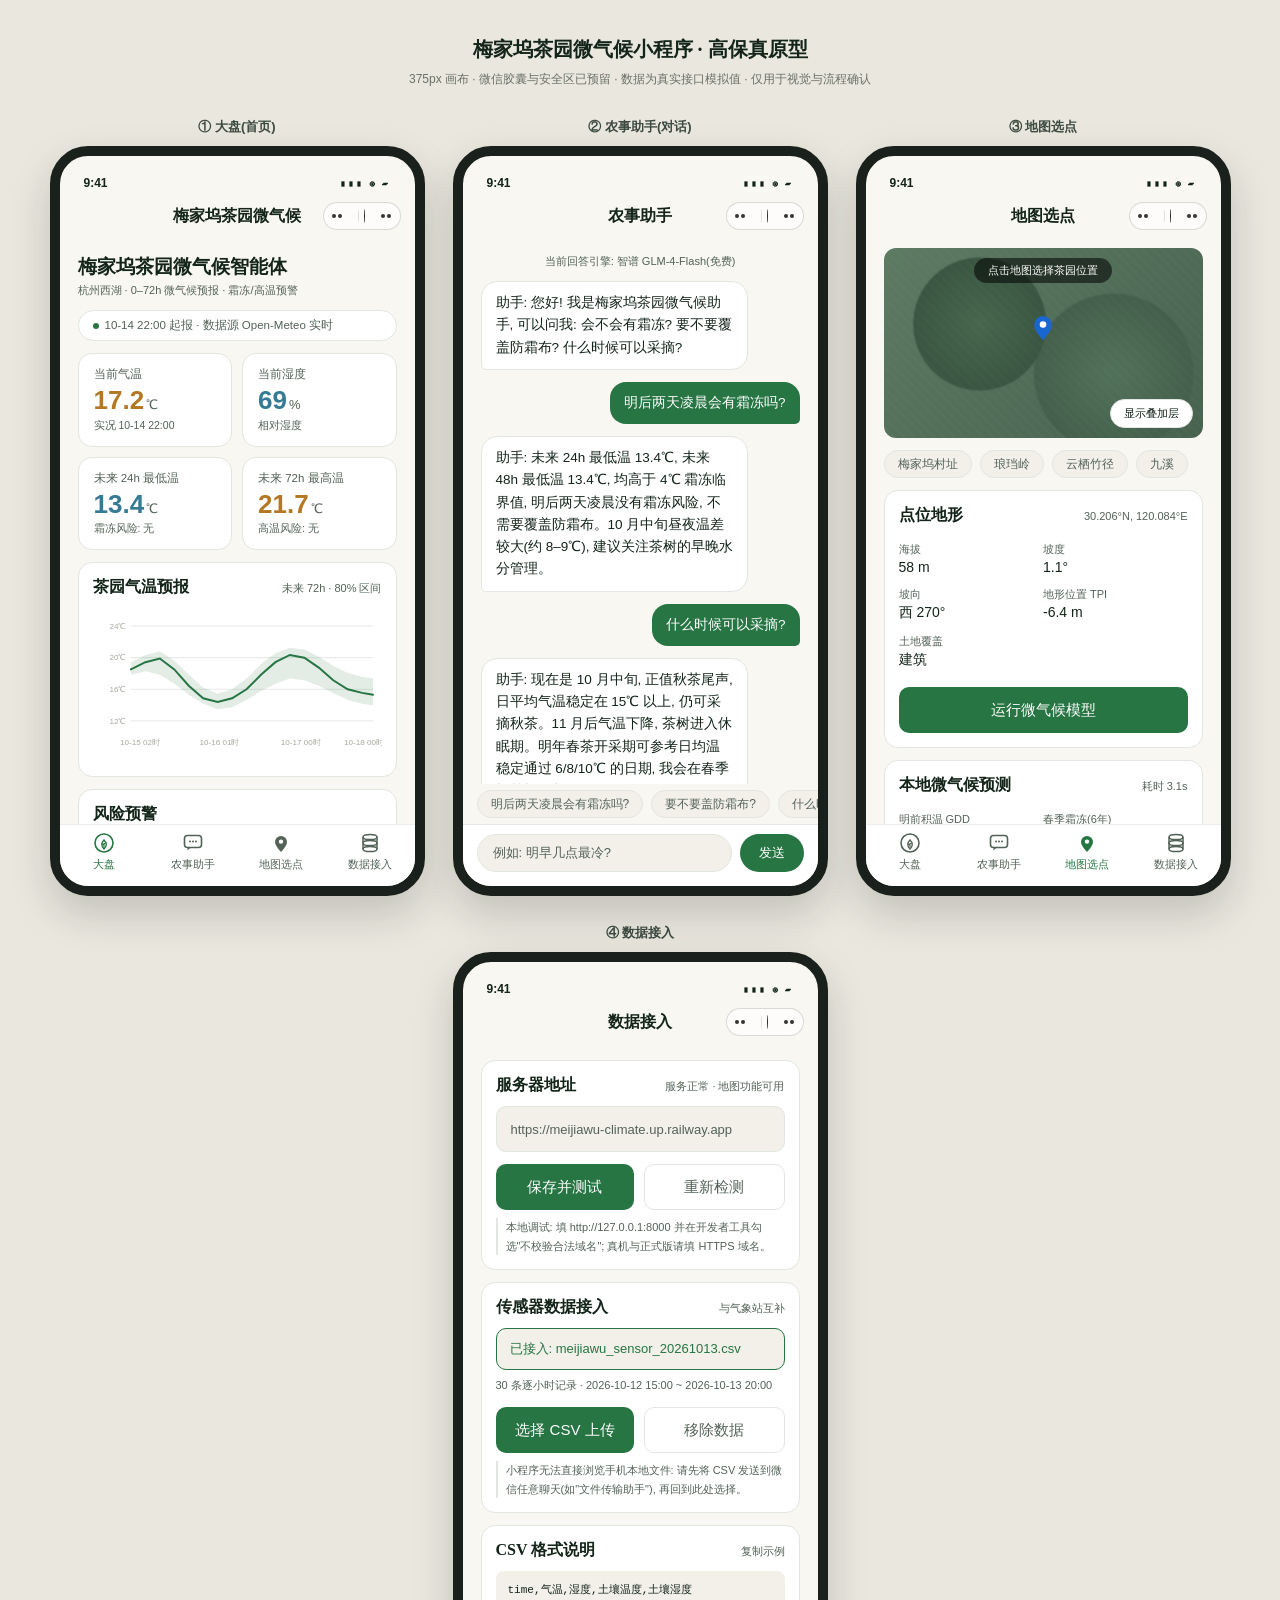
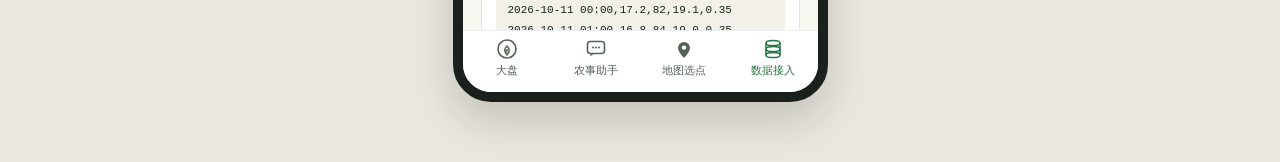
<file: docs/miniapp/prototype/index.html>
<!DOCTYPE html>
<html lang="zh-CN">
<head>
<meta charset="UTF-8">
<meta name="viewport" content="width=device-width, initial-scale=1.0">
<title>梅家坞茶园微气候小程序 · 高保真原型</title>
<style>
:root {
  --bg:#f8f7f1; --surface:#ffffff; --surface2:#f2f0e9; --border:#e2e6e0;
  --text:#132419; --muted:#536257; --primary:#267543; --primaryDim:#5a966b;
  --amber:#b47825; --frost:#357b95; --danger:#c92f33;
}
* { margin:0; padding:0; box-sizing:border-box; }
body {
  background:#e9e7de; font-family:-apple-system,"PingFang SC","Microsoft YaHei",sans-serif;
  padding:36px 20px 60px; color:var(--text);
}
h1 { text-align:center; font-size:20px; font-weight:600; font-family:"Songti SC",serif; }
.sub { text-align:center; color:#6b7167; font-size:12px; margin:8px 0 30px; }
.frames { display:flex; gap:28px; justify-content:center; flex-wrap:wrap; }
.frame-wrap { display:flex; flex-direction:column; gap:10px; }
.frame-name { font-size:13px; font-weight:600; color:#3d4a40; text-align:center; }
.phone {
  width:375px; height:750px; background:var(--bg); border-radius:38px;
  border:10px solid #1a201b; overflow:hidden; position:relative;
  display:flex; flex-direction:column; box-shadow:0 18px 40px rgba(20,30,22,.18);
}
.statusbar-ios {
  height:38px; display:flex; align-items:flex-end; justify-content:space-between;
  padding:0 24px 4px; font-size:12px; font-weight:600; flex-shrink:0;
}
.statusbar-ios .icons { letter-spacing:2px; font-size:11px; }
.navbar {
  height:44px; display:flex; align-items:center; justify-content:center;
  position:relative; font-size:16px; font-weight:600; flex-shrink:0;
}
.capsule {
  position:absolute; right:14px; top:8px; width:78px; height:28px;
  border-radius:999px; border:1px solid rgba(0,0,0,.14);
  display:flex; align-items:center; justify-content:space-around;
  background:rgba(255,255,255,.65);
}
.capsule span { width:4px; height:4px; border-radius:50%; background:#333; box-shadow:6px 0 0 #333; margin-left:-6px; }
.capsule .line { width:1px; height:14px; background:rgba(0,0,0,.12); }
.body { flex:1; overflow-y:auto; padding:16px 18px 20px; }
.body::-webkit-scrollbar { display:none; }

/* 通用卡片 */
.panel { background:var(--surface); border:1px solid var(--border); border-radius:14px; padding:14px; margin-top:12px; }
.panel:first-child { margin-top:0; }
.panel-hd { display:flex; justify-content:space-between; align-items:baseline; margin-bottom:10px; }
.panel-title { font-family:"Songti SC",serif; font-size:16px; font-weight:600; }
.panel-note { font-size:11px; color:var(--muted); }

.brand-title { font-family:"Songti SC",serif; font-size:20px; font-weight:600; }
.brand-sub { display:block; font-size:11px; color:var(--muted); margin-top:3px; }

.statusbar-pill {
  display:flex; align-items:center; gap:6px; margin-top:12px; padding:7px 14px;
  border:1px solid var(--border); border-radius:999px; background:var(--surface);
  font-size:11.5px; color:var(--muted);
}
.statusbar-pill .dot { width:6px; height:6px; border-radius:50%; background:var(--primary); flex-shrink:0; }

/* 指标卡 */
.grid2 { display:grid; grid-template-columns:1fr 1fr; gap:10px; margin-top:12px; }
.metric { background:var(--surface); border:1px solid var(--border); border-radius:14px; padding:13px 15px; }
.metric-label { font-size:11.5px; color:var(--muted); }
.metric-value { font-size:26px; font-weight:600; line-height:1.25; margin:2px 0; font-variant-numeric:tabular-nums; }
.metric-value .unit { font-size:13px; font-weight:400; color:var(--muted); margin-left:2px; }
.metric-sub { font-size:10.5px; color:var(--muted); }
.t-amber { color:var(--amber); } .t-frost { color:var(--frost); } .t-primary { color:var(--primary); }

/* chip */
.chip {
  display:inline-flex; align-items:center; justify-content:center; min-height:28px;
  padding:3px 13px; border-radius:999px; border:1px solid var(--border);
  background:var(--surface2); color:var(--muted); font-size:12px;
}
.chip.g0 { color:var(--primary); border-color:rgba(38,117,67,.4); }
.chip.g1,.chip.g2 { color:var(--amber); border-color:rgba(180,120,37,.5); }
.chip.g3 { color:var(--danger); border-color:rgba(201,47,51,.5); }
.chips { display:flex; gap:8px; flex-wrap:wrap; }

/* 风险行 */
.risk-row { display:flex; justify-content:space-between; align-items:center; gap:8px; padding:10px 0; border-bottom:1px dashed var(--border); flex-wrap:wrap; }
.risk-row:last-child { border-bottom:none; padding-bottom:2px; }
.risk-window { font-family:"Songti SC",serif; font-weight:600; font-size:13.5px; }
.risk-detail { width:100%; font-size:11px; color:var(--muted); margin-top:3px; }

/* canvas 预报图占位(用 SVG 绘制) */
.chart-svg { width:100%; display:block; }

/* 对话 */
.chat-msg { display:flex; margin-bottom:12px; }
.chat-msg.user { justify-content:flex-end; }
.bubble { max-width:84%; padding:10px 14px; border-radius:16px; font-size:13.5px; line-height:1.65; }
.chat-msg.agent .bubble { background:var(--surface); border:1px solid var(--border); border-bottom-left-radius:5px; }
.chat-msg.user .bubble { background:var(--primary); color:#fff; border-bottom-right-radius:5px; }
.quick-scroll { display:flex; gap:8px; overflow-x:auto; padding:6px 0; }
.quick-scroll::-webkit-scrollbar { display:none; }
.quick-scroll .chip { flex-shrink:0; }
.input-row {
  display:flex; gap:8px; padding:9px 14px 14px; background:var(--surface);
  border-top:1px solid var(--border); flex-shrink:0;
}
.input-row .field { flex:1; height:38px; border-radius:999px; background:var(--surface2); border:1px solid var(--border); padding:0 15px; font-size:13px; color:var(--muted); display:flex; align-items:center; }
.input-row .send { min-width:64px; height:38px; border-radius:999px; background:var(--primary); color:#fff; font-size:13px; display:flex; align-items:center; justify-content:center; }

/* 地图页 */
.map-area { height:190px; border-radius:12px; position:relative; overflow:hidden;
  background:
    radial-gradient(circle at 30% 40%, #47664d 0%, #3a5642 26%, transparent 27%),
    radial-gradient(circle at 72% 66%, #52715a 0%, #44604c 30%, transparent 31%),
    linear-gradient(135deg, #5d7a63, #47624f);
}
.map-area .grain { position:absolute; inset:0; opacity:.35;
  background-image:repeating-linear-gradient(45deg, rgba(255,255,255,.05) 0 2px, transparent 2px 7px); }
.map-hint { position:absolute; top:10px; left:50%; transform:translateX(-50%);
  background:rgba(0,0,0,.55); color:#fff; font-size:11px; padding:5px 14px; border-radius:999px; }
.map-pin { position:absolute; left:50%; top:52%; transform:translate(-50%,-100%); }
.overlay-toggle { position:absolute; right:10px; bottom:10px; background:#fff; border-radius:999px; font-size:11px; padding:6px 13px; color:var(--text); border:1px solid var(--border); }

/* 信息网格 */
.grid-info { display:grid; grid-template-columns:1fr 1fr; gap:0; }
.info-item { padding:6px 0; }
.info-item .k { display:block; font-size:11px; color:var(--muted); }
.info-item .v { display:block; font-size:14px; font-weight:500; margin-top:2px; }
.note { font-size:11px; color:var(--muted); line-height:1.7; border-left:2px solid var(--border); padding-left:8px; margin-top:8px; }
.btn { display:flex; align-items:center; justify-content:center; min-height:46px; border-radius:10px; font-size:15px; font-weight:500; width:100%; margin-top:12px; }
.btn-primary { background:var(--primary); color:#fff; }
.btn-ghost { background:var(--surface); border:1px solid var(--border); color:var(--muted); }

/* 数据页 */
.api-input { height:46px; border-radius:10px; background:var(--surface2); border:1px solid var(--border); padding:0 14px; font-size:13px; color:var(--muted); display:flex; align-items:center; }
.btn-row { display:flex; gap:10px; margin-top:12px; }
.btn-row .btn { margin-top:0; }
.sensor-state { min-height:42px; display:flex; align-items:center; padding:8px 13px; border-radius:10px; background:var(--surface2); border:1px solid var(--border); font-size:13px; color:var(--muted); }
.sensor-state.on { color:var(--primary); border-color:var(--primary); }
.csv-demo { font-family:Menlo,Consolas,monospace; font-size:11px; line-height:1.8; white-space:pre-wrap; background:var(--surface2); border-radius:8px; padding:10px 12px; }
.src-list { display:flex; flex-direction:column; gap:7px; font-size:12px; color:var(--muted); line-height:1.7; }

/* 底部 tabBar */
.tabbar { display:flex; border-top:1px solid #eceded; background:#fff; padding:6px 0 14px; flex-shrink:0; }
.tab { flex:1; display:flex; flex-direction:column; align-items:center; gap:3px; font-size:10.5px; color:#536257; }
.tab .ic { width:24px; height:24px; }
.tab.active { color:var(--primary); }
</style>
</head>
<body>
<h1>梅家坞茶园微气候小程序 · 高保真原型</h1>
<p class="sub">375px 画布 · 微信胶囊与安全区已预留 · 数据为真实接口模拟值 · 仅用于视觉与流程确认</p>

<div class="frames">

  <!-- ============ ① 大盘 ============ -->
  <div class="frame-wrap">
    <div class="frame-name">① 大盘(首页)</div>
    <div class="phone">
      <div class="statusbar-ios"><span>9:41</span><span class="icons">▮▮▮ ⌾ ▰</span></div>
      <div class="navbar">梅家坞茶园微气候<span class="capsule"><span></span><span class="line"></span><span></span></span></div>
      <div class="body">
        <view class="brand-title" style="font-size:19px;">梅家坞茶园微气候智能体</view>
        <span class="brand-sub">杭州西湖 · 0–72h 微气候预报 · 霜冻/高温预警</span>

        <div class="statusbar-pill"><span class="dot"></span>10-14 22:00 起报 · 数据源 Open-Meteo 实时</div>

        <div class="grid2">
          <div class="metric"><div class="metric-label">当前气温</div><div class="metric-value t-amber">17.2<span class="unit">℃</span></div><div class="metric-sub">实况 10-14 22:00</div></div>
          <div class="metric"><div class="metric-label">当前湿度</div><div class="metric-value t-frost">69<span class="unit">%</span></div><div class="metric-sub">相对湿度</div></div>
          <div class="metric"><div class="metric-label">未来 24h 最低温</div><div class="metric-value t-frost">13.4<span class="unit">℃</span></div><div class="metric-sub">霜冻风险: 无</div></div>
          <div class="metric"><div class="metric-label">未来 72h 最高温</div><div class="metric-value t-amber">21.7<span class="unit">℃</span></div><div class="metric-sub">高温风险: 无</div></div>
        </div>

        <div class="panel">
          <div class="panel-hd"><span class="panel-title">茶园气温预报</span><span class="panel-note">未来 72h · 80% 区间</span></div>
          <svg class="chart-svg" viewBox="0 0 320 170" preserveAspectRatio="none">
            <!-- 网格 -->
            <g stroke="#e2e6e0" stroke-width="1">
              <line x1="42" y1="20" x2="310" y2="20"/><line x1="42" y1="55" x2="310" y2="55"/>
              <line x1="42" y1="90" x2="310" y2="90"/><line x1="42" y1="125" x2="310" y2="125"/>
            </g>
            <g fill="#a8a89e" font-size="9" text-anchor="end">
              <text x="36" y="23">24℃</text><text x="36" y="58">20℃</text>
              <text x="36" y="93">16℃</text><text x="36" y="128">12℃</text>
            </g>
            <!-- P10-P90 区间带 -->
            <path d="M42,60 L58,52 L74,48 L90,58 L106,74 L122,88 L138,95 L154,90 L170,78 L186,62 L202,50 L218,44 L234,46 L250,54 L266,64 L282,72 L298,76 L310,78
                     L310,108 L298,106 L282,102 L266,94 L250,86 L234,80 L218,78 L202,84 L186,92 L170,102 L154,110 L138,112 L122,106 L106,96 L90,84 L74,74 L58,70 L42,74 Z"
                  fill="rgba(38,117,67,.13)"/>
            <!-- P50 曲线 -->
            <path d="M42,68 L58,60 L74,56 L90,68 L106,86 L122,100 L138,104 L154,100 L170,90 L186,74 L202,60 L218,52 L234,55 L250,66 L266,80 L282,90 L298,94 L310,96"
                  fill="none" stroke="#267543" stroke-width="2.2" stroke-linecap="round"/>
            <!-- x 轴 -->
            <g fill="#a8a89e" font-size="9" text-anchor="middle">
              <text x="52" y="152">10-15 02时</text><text x="140" y="152">10-16 01时</text>
              <text x="230" y="152">10-17 00时</text><text x="300" y="152">10-18 00时</text>
            </g>
          </svg>
        </div>

        <div class="panel">
          <div class="panel-hd"><span class="panel-title">风险预警</span></div>
          <div class="risk-row"><span class="risk-window">未来 24h</span>
            <span class="chips"><span class="chip g0">无霜冻</span><span class="chip g0">无热害</span></span>
            <span class="risk-detail">最低 13.4℃(P10 10.4℃) · 最高 21.7℃</span></div>
          <div class="risk-row"><span class="risk-window">未来 48h</span>
            <span class="chips"><span class="chip g0">无霜冻</span><span class="chip g0">无热害</span></span>
            <span class="risk-detail">最低 13.4℃(P10 10.4℃) · 最高 21.7℃</span></div>
        </div>
      </div>
      <div class="tabbar">
        <div class="tab active"><svg class="ic" viewBox="0 0 24 24" fill="none"><circle cx="12" cy="12" r="9" stroke="currentColor" stroke-width="1.6"/><path d="M12 18c-3-3-3-6 0-9 3 3 3 6 0 9z" stroke="currentColor" stroke-width="1.4"/><path d="M12 17v-5m0 2.2l-2.4-1.7m2.4 .6l2.4-1.7" stroke="currentColor" stroke-width="1.1"/></svg><span>大盘</span></div>
        <div class="tab"><svg class="ic" viewBox="0 0 24 24" fill="none"><rect x="3.5" y="4.5" width="17" height="12" rx="3" stroke="currentColor" stroke-width="1.6"/><path d="M7 16.5l-1 3 3.4-2.4z" fill="currentColor"/><circle cx="9" cy="10.5" r="1" fill="currentColor"/><circle cx="12" cy="10.5" r="1" fill="currentColor"/><circle cx="15" cy="10.5" r="1" fill="currentColor"/></svg><span>农事助手</span></div>
        <div class="tab"><svg class="ic" viewBox="0 0 24 24"><path d="M12 21c4-4.4 6-7.4 6-10a6 6 0 10-12 0c0 2.6 2 5.6 6 10z" fill="currentColor"/><circle cx="12" cy="10.6" r="2.2" fill="#fff"/></svg><span>地图选点</span></div>
        <div class="tab"><svg class="ic" viewBox="0 0 24 24" fill="none"><ellipse cx="12" cy="6" rx="7" ry="2.6" stroke="currentColor" stroke-width="1.5"/><ellipse cx="12" cy="12" rx="7" ry="2.6" stroke="currentColor" stroke-width="1.5"/><ellipse cx="12" cy="18" rx="7" ry="2.6" stroke="currentColor" stroke-width="1.5"/><path d="M5 6v12M19 6v12" stroke="currentColor" stroke-width="1.5"/></svg><span>数据接入</span></div>
      </div>
    </div>
  </div>

  <!-- ============ ② 农事助手 ============ -->
  <div class="frame-wrap">
    <div class="frame-name">② 农事助手(对话)</div>
    <div class="phone">
      <div class="statusbar-ios"><span>9:41</span><span class="icons">▮▮▮ ⌾ ▰</span></div>
      <div class="navbar">农事助手<span class="capsule"><span></span><span class="line"></span><span></span></span></div>
      <div class="body">
        <div style="text-align:center;font-size:11px;color:var(--muted);margin-bottom:12px;">当前回答引擎: 智谱 GLM-4-Flash(免费)</div>
        <div class="chat-msg agent"><div class="bubble">助手: 您好! 我是梅家坞茶园微气候助手, 可以问我: 会不会有霜冻? 要不要覆盖防霜布? 什么时候可以采摘?</div></div>
        <div class="chat-msg user"><div class="bubble">明后两天凌晨会有霜冻吗?</div></div>
        <div class="chat-msg agent"><div class="bubble">助手: 未来 24h 最低温 13.4℃, 未来 48h 最低温 13.4℃, 均高于 4℃ 霜冻临界值, 明后两天凌晨没有霜冻风险, 不需要覆盖防霜布。10 月中旬昼夜温差较大(约 8–9℃), 建议关注茶树的早晚水分管理。</div></div>
        <div class="chat-msg user"><div class="bubble">什么时候可以采摘?</div></div>
        <div class="chat-msg agent"><div class="bubble">助手: 现在是 10 月中旬, 正值秋茶尾声, 日平均气温稳定在 15℃ 以上, 仍可采摘秋茶。11 月后气温下降, 茶树进入休眠期。明年春茶开采期可参考日均温稳定通过 6/8/10℃ 的日期, 我会在春季提前提醒您。</div></div>
      </div>
      <div class="quick-scroll" style="padding-left:14px;padding-right:14px;">
        <span class="chip">明后两天凌晨会有霜冻吗?</span><span class="chip">要不要盖防霜布?</span><span class="chip">什么时候可以采摘?</span>
      </div>
      <div class="input-row"><div class="field">例如: 明早几点最冷?</div><div class="send">发送</div></div>
    </div>
  </div>

  <!-- ============ ③ 地图选点 ============ -->
  <div class="frame-wrap">
    <div class="frame-name">③ 地图选点</div>
    <div class="phone">
      <div class="statusbar-ios"><span>9:41</span><span class="icons">▮▮▮ ⌾ ▰</span></div>
      <div class="navbar">地图选点<span class="capsule"><span></span><span class="line"></span><span></span></span></div>
      <div class="body" style="padding-top:10px;">
        <div class="map-area">
          <div class="grain"></div>
          <div class="map-hint">点击地图选择茶园位置</div>
          <div class="map-pin"><svg width="30" height="38" viewBox="0 0 24 30"><path d="M12 28c4.6-5.3 7-9.2 7-12.4A7 7 0 105 15.6C5 18.8 7.4 22.7 12 28z" fill="#1a66d1"/><circle cx="12" cy="15.4" r="2.6" fill="#fff"/></svg></div>
          <div class="overlay-toggle">显示叠加层</div>
        </div>
        <div class="chips" style="margin-top:12px;">
          <span class="chip">梅家坞村址</span><span class="chip">琅珰岭</span><span class="chip">云栖竹径</span><span class="chip">九溪</span>
        </div>
        <div class="panel">
          <div class="panel-hd"><span class="panel-title">点位地形</span><span class="panel-note">30.206°N, 120.084°E</span></div>
          <div class="grid-info">
            <div class="info-item"><span class="k">海拔</span><span class="v">58 m</span></div>
            <div class="info-item"><span class="k">坡度</span><span class="v">1.1°</span></div>
            <div class="info-item"><span class="k">坡向</span><span class="v">西 270°</span></div>
            <div class="info-item"><span class="k">地形位置 TPI</span><span class="v">-6.4 m</span></div>
            <div class="info-item"><span class="k">土地覆盖</span><span class="v">建筑</span></div>
          </div>
          <div class="btn btn-primary">运行微气候模型</div>
        </div>
        <div class="panel">
          <div class="panel-hd"><span class="panel-title">本地微气候预测</span><span class="panel-note">耗时 3.1s</span></div>
          <div class="grid-info">
            <div class="info-item"><span class="k">明前积温 GDD</span><span class="v">143.7 °C·d</span></div>
            <div class="info-item"><span class="k">春季霜冻(6年)</span><span class="v">582 h</span></div>
            <div class="info-item"><span class="k">春季昼夜温差</span><span class="v">9.60 °C</span></div>
            <div class="info-item"><span class="k">预计开采期</span><span class="v">3月29日</span></div>
            <div class="info-item"><span class="k">未来72h最低</span><span class="v">15.8 °C</span></div>
            <div class="info-item"><span class="k">72h霜冻小时</span><span class="v">0 h</span></div>
          </div>
          <div class="chips" style="margin-top:10px;"><span class="chip g0">未来 72h 无霜冻风险</span></div>
        </div>
      </div>
      <div class="tabbar">
        <div class="tab"><svg class="ic" viewBox="0 0 24 24" fill="none"><circle cx="12" cy="12" r="9" stroke="currentColor" stroke-width="1.6"/><path d="M12 18c-3-3-3-6 0-9 3 3 3 6 0 9z" stroke="currentColor" stroke-width="1.4"/><path d="M12 17v-5m0 2.2l-2.4-1.7m2.4 .6l2.4-1.7" stroke="currentColor" stroke-width="1.1"/></svg><span>大盘</span></div>
        <div class="tab"><svg class="ic" viewBox="0 0 24 24" fill="none"><rect x="3.5" y="4.5" width="17" height="12" rx="3" stroke="currentColor" stroke-width="1.6"/><path d="M7 16.5l-1 3 3.4-2.4z" fill="currentColor"/><circle cx="9" cy="10.5" r="1" fill="currentColor"/><circle cx="12" cy="10.5" r="1" fill="currentColor"/><circle cx="15" cy="10.5" r="1" fill="currentColor"/></svg><span>农事助手</span></div>
        <div class="tab active"><svg class="ic" viewBox="0 0 24 24"><path d="M12 21c4-4.4 6-7.4 6-10a6 6 0 10-12 0c0 2.6 2 5.6 6 10z" fill="currentColor"/><circle cx="12" cy="10.6" r="2.2" fill="#fff"/></svg><span>地图选点</span></div>
        <div class="tab"><svg class="ic" viewBox="0 0 24 24" fill="none"><ellipse cx="12" cy="6" rx="7" ry="2.6" stroke="currentColor" stroke-width="1.5"/><ellipse cx="12" cy="12" rx="7" ry="2.6" stroke="currentColor" stroke-width="1.5"/><ellipse cx="12" cy="18" rx="7" ry="2.6" stroke="currentColor" stroke-width="1.5"/><path d="M5 6v12M19 6v12" stroke="currentColor" stroke-width="1.5"/></svg><span>数据接入</span></div>
      </div>
    </div>
  </div>

  <!-- ============ ④ 数据接入 ============ -->
  <div class="frame-wrap">
    <div class="frame-name">④ 数据接入</div>
    <div class="phone">
      <div class="statusbar-ios"><span>9:41</span><span class="icons">▮▮▮ ⌾ ▰</span></div>
      <div class="navbar">数据接入<span class="capsule"><span></span><span class="line"></span><span></span></span></div>
      <div class="body">
        <div class="panel">
          <div class="panel-hd"><span class="panel-title">服务器地址</span><span class="panel-note">服务正常 · 地图功能可用</span></div>
          <div class="api-input">https://meijiawu-climate.up.railway.app</div>
          <div class="btn-row">
            <div class="btn btn-primary">保存并测试</div><div class="btn btn-ghost">重新检测</div>
          </div>
          <div class="note">本地调试: 填 http://127.0.0.1:8000 并在开发者工具勾选"不校验合法域名"; 真机与正式版请填 HTTPS 域名。</div>
        </div>

        <div class="panel">
          <div class="panel-hd"><span class="panel-title">传感器数据接入</span><span class="panel-note">与气象站互补</span></div>
          <div class="sensor-state on">已接入: meijiawu_sensor_20261013.csv</div>
          <div style="font-size:11px;color:var(--muted);margin-top:6px;line-height:1.7;">30 条逐小时记录 · 2026-10-12 15:00 ~ 2026-10-13 20:00</div>
          <div class="btn-row">
            <div class="btn btn-primary">选择 CSV 上传</div><div class="btn btn-ghost">移除数据</div>
          </div>
          <div class="note">小程序无法直接浏览手机本地文件: 请先将 CSV 发送到微信任意聊天(如"文件传输助手"), 再回到此处选择。</div>
        </div>

        <div class="panel">
          <div class="panel-hd"><span class="panel-title">CSV 格式说明</span><span class="panel-note">复制示例</span></div>
          <div class="csv-demo">time,气温,湿度,土壤温度,土壤湿度
2026-10-11 00:00,17.2,82,19.1,0.35
2026-10-11 01:00,16.8,84,19.0,0.35</div>
          <div class="note">列名支持中英文; 气温列为必需。接入后传感器覆盖时段用实测值锚定、其余时段由气象站背景场兜底, 两者互补驱动预报。</div>
        </div>
      </div>
      <div class="tabbar">
        <div class="tab"><svg class="ic" viewBox="0 0 24 24" fill="none"><circle cx="12" cy="12" r="9" stroke="currentColor" stroke-width="1.6"/><path d="M12 18c-3-3-3-6 0-9 3 3 3 6 0 9z" stroke="currentColor" stroke-width="1.4"/><path d="M12 17v-5m0 2.2l-2.4-1.7m2.4 .6l2.4-1.7" stroke="currentColor" stroke-width="1.1"/></svg><span>大盘</span></div>
        <div class="tab"><svg class="ic" viewBox="0 0 24 24" fill="none"><rect x="3.5" y="4.5" width="17" height="12" rx="3" stroke="currentColor" stroke-width="1.6"/><path d="M7 16.5l-1 3 3.4-2.4z" fill="currentColor"/><circle cx="9" cy="10.5" r="1" fill="currentColor"/><circle cx="12" cy="10.5" r="1" fill="currentColor"/><circle cx="15" cy="10.5" r="1" fill="currentColor"/></svg><span>农事助手</span></div>
        <div class="tab"><svg class="ic" viewBox="0 0 24 24"><path d="M12 21c4-4.4 6-7.4 6-10a6 6 0 10-12 0c0 2.6 2 5.6 6 10z" fill="currentColor"/><circle cx="12" cy="10.6" r="2.2" fill="#fff"/></svg><span>地图选点</span></div>
        <div class="tab active"><svg class="ic" viewBox="0 0 24 24" fill="none"><ellipse cx="12" cy="6" rx="7" ry="2.6" stroke="currentColor" stroke-width="1.5"/><ellipse cx="12" cy="12" rx="7" ry="2.6" stroke="currentColor" stroke-width="1.5"/><ellipse cx="12" cy="18" rx="7" ry="2.6" stroke="currentColor" stroke-width="1.5"/><path d="M5 6v12M19 6v12" stroke="currentColor" stroke-width="1.5"/></svg><span>数据接入</span></div>
      </div>
    </div>
  </div>

</div>
</body>
</html>
</file>
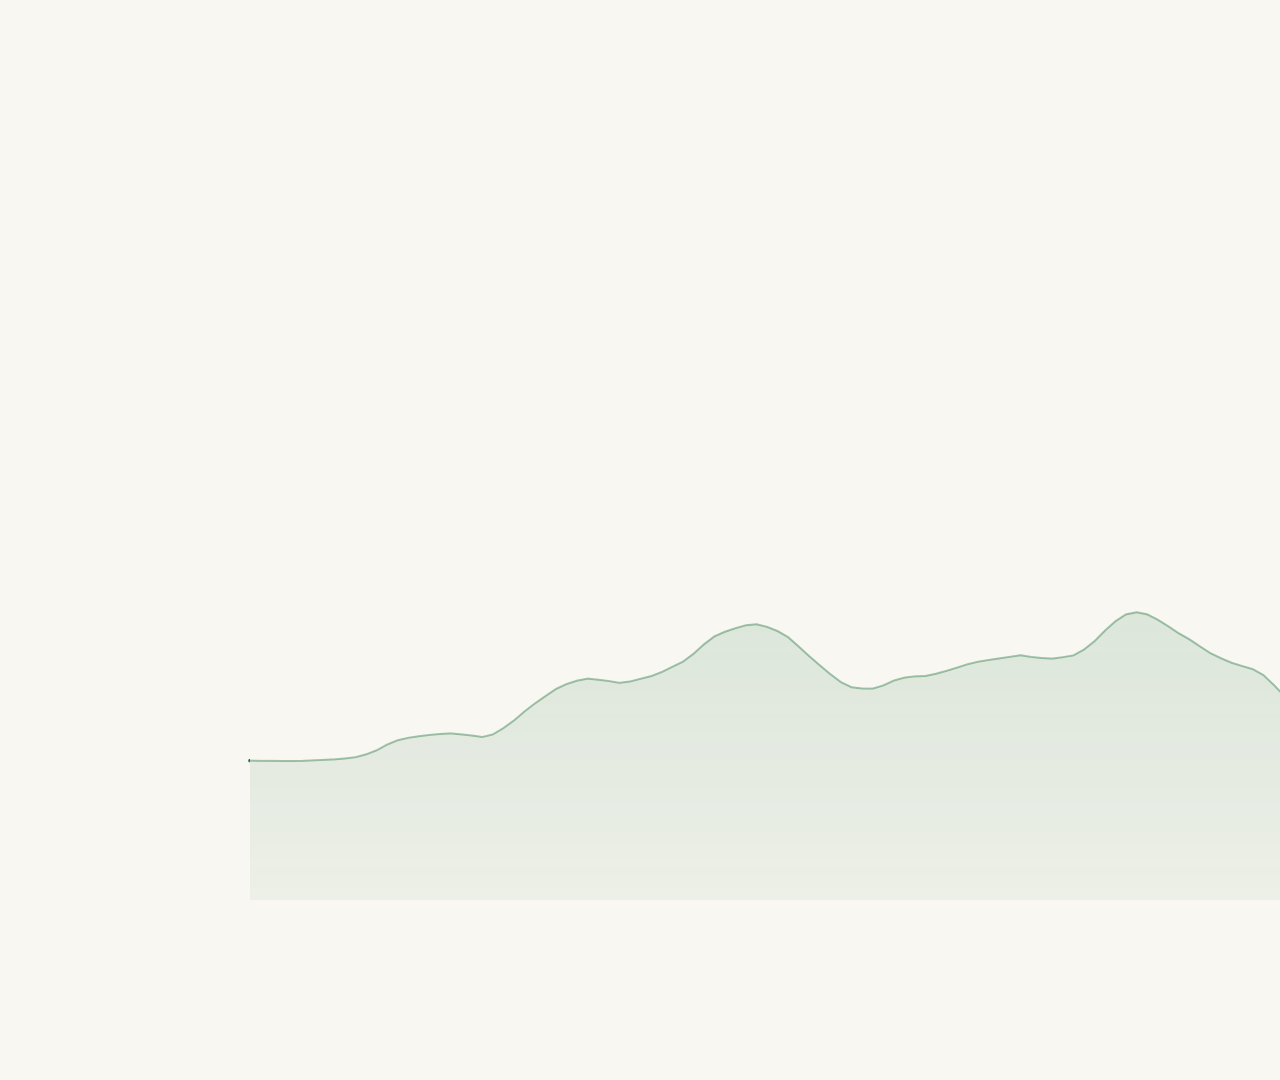
<file: docs/promo/film/comp.html>
<!DOCTYPE html>
<!-- onetake · © 2026 Patrick (github.com/feitangyuan) · PolyForm Noncommercial 1.0.0 · lineage otk-7f3e1c -->
<html lang="zh-CN">
<head>
<meta charset="utf-8">
<title>onetake · 梅家坞茶园微气候智能体</title>
<link rel="stylesheet" href="cjk.css">
<style>
html,body{margin:0;width:1920px;height:1080px;overflow:hidden;background:var(--ground,#f8f7f1)}
body{font-family:var(--text,Inter,system-ui,sans-serif)}
#stage{position:absolute;inset:0;overflow:hidden;background:var(--ground,#f8f7f1)}
#world{position:absolute;inset:0;will-change:transform}
.abs{position:absolute;left:0;top:0;will-change:transform,opacity}
canvas{position:absolute;left:0;top:0;width:1920px;height:1080px}
#cv{z-index:1}
#win{position:absolute;left:0;top:0;overflow:hidden;background:var(--card,#fff);border-radius:16px;z-index:3;
  box-shadow:0 40px 100px -34px rgba(20,30,20,.42),0 0 0 1px rgba(0,0,0,.05);transform-origin:0 0;will-change:transform,opacity}
#win .bar{position:absolute;left:0;right:0;top:0;height:44px;background:#f1f0ea;border-bottom:1px solid #e2e6e0;opacity:0}
#win .bar i{position:absolute;top:16px;width:11px;height:11px;border-radius:50%;background:#d9d9d2}
#win .bar .url{position:absolute;left:50%;top:11px;transform:translateX(-50%);height:22px;padding:0 16px;border-radius:6px;
  background:#fff;font-family:var(--mono,monospace);font-size:13.5px;color:var(--mute,#8f8f8b);line-height:22px;white-space:nowrap}
#winbody{position:absolute;left:0;right:0;top:44px;bottom:0;overflow:hidden}
#winimg{display:block;transform-origin:0 0;will-change:transform}
#mapcard{position:absolute;overflow:hidden;border-radius:16px;z-index:3;background:#e9e7dd;opacity:0;
  box-shadow:0 40px 100px -34px rgba(20,30,20,.42),0 0 0 1px rgba(0,0,0,.05);will-change:transform,opacity}
#mapimg{display:block;width:100%;height:100%}
.dot{position:absolute;left:0;top:0;width:19px;height:19px;border-radius:50%;background:#c92f33;border:4px solid #fff;
  box-shadow:0 2px 8px rgba(0,0,0,.5);will-change:transform,opacity;transform-origin:50% 50%}
.dlabel{position:absolute;left:0;top:0;white-space:nowrap;background:rgba(6,14,9,.86);color:#f2f5f0;font-size:19px;
  padding:9px 13px;border-radius:9px;line-height:1;font-family:var(--text,sans-serif),'SansSC',sans-serif;will-change:transform,opacity}
.words{font-size:46px;font-weight:600;letter-spacing:-.01em;white-space:nowrap;color:var(--ink,#161616);font-family:var(--display,serif),'SansSC',sans-serif}
.words span{display:inline-block;margin-right:.18em;will-change:transform,opacity}
.words .mut{color:var(--mute,#8f8f8b);font-weight:500}
.words.big{font-size:52px}
#w1,#w2,#w3{left:250px;top:186px}
#w4{left:110px;top:200px}
.mono{font-family:var(--mono,monospace),'SansSC','Microsoft YaHei',monospace;font-size:25px;color:var(--mute,#8f8f8b);white-space:nowrap;letter-spacing:.01em;opacity:0}
#m1{left:132px;top:58px}
#m2{left:132px;top:58px}
#m3{left:132px;top:58px}
#mband{left:300px;top:545px}
#m4{left:110px;top:268px}
#chip{white-space:nowrap;background:#e7f1e9;color:#22683b;border:1px solid #cbe3d2;font-size:24px;font-weight:600;font-family:var(--text,sans-serif),'SansSC',sans-serif;
  padding:12px 22px;border-radius:999px;opacity:0;transform-origin:0 0;will-change:transform,opacity}
#dark{position:absolute;inset:0;background:#060e09;opacity:0;z-index:4;pointer-events:none}
#cvTop{z-index:5}
#wordmark{position:absolute;left:0;top:583px;width:1920px;text-align:center;z-index:6;pointer-events:none;white-space:nowrap}
#wordmark span{display:inline-block;font-family:'SerifSC',var(--display,serif);font-size:104px;font-weight:600;
  color:#f2f5f0;letter-spacing:.01em;opacity:0;transform-origin:50% 88%;will-change:transform,opacity}
#tag1,#tag2{position:absolute;left:0;width:1920px;text-align:center;z-index:6;font-family:var(--mono,monospace),'SansSC','Microsoft YaHei',monospace;
  color:#9fb3a5;font-size:23px;letter-spacing:.02em;white-space:nowrap;opacity:0;will-change:transform,opacity}
#tag1{top:762px}
#tag2{top:800px}
#cursor{position:absolute;left:0;top:0;width:30px;height:40px;z-index:7;opacity:0;will-change:transform,opacity;
  filter:drop-shadow(0 2px 5px rgba(0,0,0,.3))}
#hud{position:absolute;right:14px;bottom:10px;font:13px monospace;color:#c00;display:none;z-index:9}
</style>
</head>
<body>
<div id="stage">
  <div id="world">
    <canvas id="cv" width="3840" height="2160"></canvas>
    <div id="win" class="abs">
      <div class="bar"><i style="left:16px"></i><i style="left:35px"></i><i style="left:54px"></i>
        <div class="url">localhost:8000 · 梅家坞茶园微气候智能体</div></div>
      <div id="winbody"><img id="winimg" src="assets/shots/dash_full.png" alt=""></div>
    </div>
    <div id="mapcard" class="abs">
      <img id="mapimg" src="assets/terrain_card.png" alt="">
      <div class="dot" id="dotA"></div><div class="dot" id="dotB"></div>
      <div class="dlabel" id="labA">云栖竹径 · 3/27 开采</div>
      <div class="dlabel" id="labB">梅家坞北坡 · 4/3 开采</div>
    </div>
    <div id="w1" class="words abs"><span>梅家坞</span><span class="mut">一垄茶山</span></div>
    <div id="w2" class="words abs"><span>未来 72 小时</span><span class="mut">逐小时预报</span></div>
    <div id="w3" class="words abs"><span>不是一条线</span><span class="mut">是一个区间</span></div>
    <div id="w4" class="words big abs"><span>同一片山</span><span class="mut">两处茶园</span></div>
    <div id="mband" class="mono abs">P10 – P90 · 80% 置信区间</div>
    <div id="m1" class="mono abs">同一个页面 · 实时数据</div>
    <div id="m2" class="mono abs">农户问,助手答 · 回复用的是上面那条线的数据</div>
    <div id="m3" class="mono abs">模型输出 · 72h 逐小时 P50 与 P10–P90 区间</div>
    <div id="m4" class="mono abs">开采期差 7 天 · 春季霜冻小时差 526 小时(6 年累计)</div>
    <div id="chip" class="abs">未来 72h · 无霜冻风险</div>
  </div>
  <div id="dark"></div>
  <canvas id="cvTop" width="3840" height="2160"></canvas>
  <div id="wordmark"></div>
  <div id="tag1">ERA5-Land 再分析 · 全国茶园地图 2022 · Open-Meteo 实时</div>
  <div id="tag2">LightGBM 分位数回归 · 30m 微地形降尺度 · AI4Climate</div>
  <svg id="cursor" viewBox="0 0 34 44"><path d="M4 3 L30 22 L18 24 L26 40 L20 43 L12 27 L4 36 Z" fill="#111" stroke="#fff" stroke-width="2.5" stroke-linejoin="round"/></svg>
  <div id="hud"></div>
</div>
<script src="motion.js"></script>
<script src="look.js"></script>
<script src="assets/data.js"></script>
<script>
// ══════════════════════════════════════════════════════════════════════════════════════════════
// onetake comp · 梅家坞茶园微气候智能体 · 17.4s
// 概念「一条线」: 山脊剖面(真实 DEM 横断面) → 气温曲线(真实 72h P50) → 区间(真实 P10–P90) →
//   受冻临界线 → 真实页面里同一张图(实拍截图) → 真实地形图上同一条线 → 落版下划线。
//   笔尖是每一次变化的"因"; 一切数值都是 t 的纯函数, 动效取自 lib/motion.js (window.OM)。
// ══════════════════════════════════════════════════════════════════════════════════════════════
const FPS = 30, DUR = 17.4;
window.__meta = { dur: DUR, fps: FPS, w: 1920, h: 1080 };

// ────────────────────────────────── 时间轴(秒) ──────────────────────────────────
const T = {
  draw0: 0.42, draw1: 1.42,                 // S1 笔尖落下, 画出山脊剖面
  morph0: 1.62, morph1: 2.52,               // S2 剖面 → 气温曲线
  axis: 2.40,                               //     坐标轴出现
  band0: 2.82, bandGrow: 0.55, bandClip1: 4.02,   // S3 区间从线上长出来
  tape0: 5.52, tape1: 5.72,                 // S4 受冻临界线射入
  chipIn: 5.95,                             //     风险胶囊
  win0: 7.05, win1: 7.85,                   // S5 胶囊 → 浏览器窗口
  lineOut0: 7.60, lineOut1: 8.15,           //     手绘线退场
  curIn: 8.70, click: 9.08,                 // S6 指针 → 快捷问题
  swap0: 9.45, swap1: 9.72,                 //     切到真实回答(问题 + 回复)
  pan0: 11.55, pan1: 12.40,                 // S7 窗口内下滚到真实预报图
  shrink0: 13.42, shrink1: 14.10,           // S8a 窗口 → 左卡片
  mapIn: 13.88, mapRise: 0.55,              //     地图卡片进场
  dotA: 14.30, dotB: 14.42, labA: 14.52, labB: 14.64,
  cardLine0: 14.48, cardLine1: 15.06,       //     同一条线画在地形图上
  dark0: 15.18, dark1: 15.62,               // S8b 落版
  fold0: 15.18, fold1: 15.78,               //     卡片退场
  under0: 15.26, under1: 15.60,             //     线落到下划线(带速度穿过折场)
  letters: 15.82, tag: 16.36
};
const SHOTS = [0, 1.5, 2.7, 5.5, 7.0, 8.6, 11.5, 13.3, 15.2, DUR];   // 分镜边界(--shots 用)

// ────────────────────────────────── 画布与调色 ──────────────────────────────────
const $ = id => document.getElementById(id);
const DPR = 2;
const ctx = $('cv').getContext('2d'), ctxT = $('cvTop').getContext('2d');
const PAL = (window.LOOK && LOOK.color) || { ground: '#f8f7f1', deep: '#e6e4da', card: '#ffffff', line: '#dcdcd4',
  mute: '#8f8f8b', ink: '#161616', accent: '#267543', accent2: '#b47825' };
const danger = '#c92f33';
const LINE_C = '#51af6f';                       // 折场上那条线的身份色(与真实图表同色)
const F = (role, px, w) => (window.LOOK ? LOOK.font(role, px, w) : `${w || 500} ${px}px ${role}`);
const monoF = px => F('mono', px) + ", 'SansSC', 'Microsoft YaHei', sans-serif";
const { clamp, lerp, sstep, ssstep, seg } = OM;
const easeMorph = OM.ease.cubicInOut, easeDraw = OM.ease.cubicOut, easeTape = OM.ease.expoOut;
function hexA(hex, a) {
  const h = hex.replace('#', '');
  const n = h.length === 3 ? h.split('').map(c => c + c).join('') : h;
  return `rgba(${parseInt(n.slice(0, 2), 16)},${parseInt(n.slice(2, 4), 16)},${parseInt(n.slice(4, 6), 16)},${a})`;
}

// ────────────────────────────────── 真实数据 → 几何 ──────────────────────────────────
const D = window.LINE;
const N = D.prof.length, X0 = 250, X1 = 1770;
const T_LO = 2, T_HI = 26, PLOT_TOP = 300, PLOT_BOT = 640;      // ℃ 轴(含 2℃ 临界线)
const TERR_BASE = 762, TERR_H = 150, PROF_MAX = 250;            // 剖面画在山脚
const TERR_BASE_GHOST = 900, TERR_H_GHOST = 120;                // 曲线上线后, 山沉为水印
const xAt = i => X0 + i / (N - 1) * (X1 - X0);
const yT = v => PLOT_BOT - (v - T_LO) / (T_HI - T_LO) * (PLOT_BOT - PLOT_TOP);
const yTerAt = (m, kM) => lerp(TERR_BASE, TERR_BASE_GHOST, kM) - clamp(m / PROF_MAX, 0, 1) * lerp(TERR_H, TERR_H_GHOST, kM);
const yTer = m => yTerAt(m, 0);
const YTH = yT(2);
const M50 = D.t50, MLO = D.t10, MHI = D.t90;
// 真实地形横断面端点(与 extract_line.py 的 DEM 采样一致): A 西北山 → B 东南谷
const LON_A = 120.045, LAT_A = 30.250, LON_B = 120.130, LAT_B = 30.175;
const BBOX = [120.03, 30.16, 120.14, 30.26];
const MC = { x: 990, y: 350, w: 800, h: 494 }, MC_IMG = { w: 2376, crop0: 346, cropH: 1467 };
const mapPt = (lon, lat) => [
  MC.x + (lon - BBOX[0]) / (BBOX[2] - BBOX[0]) * MC.w,
  MC.y + ((1 - (lat - BBOX[1]) / (BBOX[3] - BBOX[1])) * MC_IMG.w - MC_IMG.crop0) / MC_IMG.cropH * MC.h];
const WIN = { x: 160, y: 118, w: 1600, h: 944, bar: 44 };
const WIN_SMALL = { x: 110, y: 350, w: 800, h: 494 };
const wK = h => (h - WIN.bar) / 1080;

// ────────────────────────────────── 线的几何 ──────────────────────────────────
const frontDraw = t => X0 + easeDraw(seg(t, T.draw0, T.draw1)) * (X1 - X0);
const frontBand = t => X0 + easeDraw(seg(t, T.band0 + 0.15, T.bandClip1)) * (X1 - X0);
const frontTape = t => X0 + easeTape(seg(t, T.tape0, T.tape1)) * (X1 - X0);
const yLine = (i, t) => lerp(yTer(D.prof[i]), yT(M50[i]), easeMorph(seg(t, T.morph0, T.morph1)));
const kBand = t => easeDraw(seg(t, T.band0, T.band0 + T.bandGrow));
function poly(ctx2, ys) { ctx2.beginPath(); ctx2.moveTo(xAt(0), ys(0)); for (let i = 1; i < N; i++) ctx2.lineTo(xAt(i), ys(i)); }

// 笔尖位置(nibPos) —— 画剖面 → 随曲线上抬 → 第二遍扫区间 → 停在末端
function nibPos(t) {
  if (t >= T.draw0 - 0.06 && t < T.morph0) {
    const f = frontDraw(t), i = clamp((f - X0) / (X1 - X0), 0, 1) * (N - 1), i0 = Math.floor(i), fr = i - i0;
    return [f, lerp(yTer(D.prof[i0]), yTer(D.prof[Math.min(i0 + 1, N - 1)]), fr)];
  }
  if (t >= T.morph0 && t < T.band0 + 0.12) return [X1, yLine(N - 1, t)];
  if (t >= T.band0 + 0.12 && t < T.bandClip1) {
    const f = frontBand(t), i = clamp((f - X0) / (X1 - X0), 0, 1) * (N - 1), i0 = Math.floor(i), fr = i - i0;
    return [f, lerp(yLine(i0, t), yLine(Math.min(i0 + 1, N - 1), t), fr)];
  }
  if (t >= T.bandClip1 && t < T.tape0 - 0.05) return [X1, yLine(N - 1, t)];
  return null;
}

// ────────────────────────────────── 画: 主画布(线稿) ──────────────────────────────────
function drawLineArt(t) {
  ctx.setTransform(DPR, 0, 0, DPR, 0, 0);
  ctx.clearRect(0, 0, 1920, 1080);
  const o = 1 - ssstep(T.lineOut0, T.lineOut1, t);
  if (o <= 0.001) return;
  const kM = easeMorph(seg(t, T.morph0, T.morph1));
  ctx.save(); ctx.globalAlpha = o;

  // 山体剪影: 曲线成形后"沉"成水印(仍有形, 但不再像数据)
  { const a = lerp(0.13, 0.06, kM);
    poly(ctx, i => yTerAt(D.prof[i], kM));
    ctx.lineTo(X1, 1080); ctx.lineTo(X0, 1080); ctx.closePath();
    const g = ctx.createLinearGradient(0, yTerAt(0, kM) - TERR_H, 0, 1080);
    g.addColorStop(0, hexA(PAL.accent, a)); g.addColorStop(1, hexA(PAL.accent, 0));
    ctx.fillStyle = g; ctx.fill();
    poly(ctx, i => yTerAt(D.prof[i], kM));
    ctx.lineWidth = 2; ctx.strokeStyle = hexA(PAL.accent, lerp(0.42, 0.2, kM)); ctx.stroke(); }
  // 区间 P10–P90: 从线上长出来 + 左→右展开
  const kb = kBand(t);
  if (kb > 0.001) {
    ctx.save(); ctx.beginPath(); ctx.rect(0, 0, frontBand(t), 1080); ctx.clip();
    const top = i => lerp(yLine(i, t), yT(MHI[i]), kb), bot = i => lerp(yLine(i, t), yT(MLO[i]), kb);
    ctx.beginPath(); ctx.moveTo(xAt(0), top(0));
    for (let i = 1; i < N; i++) ctx.lineTo(xAt(i), top(i));
    for (let i = N - 1; i >= 0; i--) ctx.lineTo(xAt(i), bot(i));
    ctx.closePath(); ctx.fillStyle = hexA(PAL.accent, 0.15 * kb); ctx.fill();
    ctx.strokeStyle = hexA(PAL.accent, 0.33); ctx.lineWidth = 1.6;
    for (const f of [top, bot]) { ctx.beginPath(); ctx.moveTo(xAt(0), f(0)); for (let i = 1; i < N; i++) ctx.lineTo(xAt(i), f(i)); ctx.stroke(); }
    ctx.restore();
  }
  // 坐标轴
  const ka = sstep(T.axis, T.axis + 0.34, t);
  if (ka > 0.001) {
    ctx.save(); ctx.globalAlpha = o * ka; ctx.font = monoF(23); ctx.textBaseline = 'middle';
    ctx.strokeStyle = hexA(PAL.line, 0.9); ctx.lineWidth = 1;
    for (const v of [2, 10, 18, 26]) {
      const y = yT(v) + 0.5;
      ctx.beginPath(); ctx.moveTo(X0, y); ctx.lineTo(X1, y); ctx.stroke();
      ctx.fillStyle = hexA(PAL.mute, 0.95); ctx.textAlign = 'left'; ctx.fillText(v + '℃', X1 + 16, yT(v));
    }
    const yAx = PLOT_BOT + 36;
    ctx.fillStyle = hexA(PAL.mute, 0.95); ctx.textAlign = 'left'; ctx.fillText('现在', X0, yAx);
    ctx.textAlign = 'center';
    ctx.fillText('+24h', X0 + (X1 - X0) / 3, yAx);
    ctx.fillText('+48h', X0 + (X1 - X0) * 2 / 3, yAx);
    ctx.textAlign = 'right'; ctx.fillText('+72h', X1, yAx);
    ctx.restore();
  }
  // 主曲线
  { const clip = t < T.morph0 ? frontDraw(t) : X1 + 40;
    ctx.save(); ctx.beginPath(); ctx.rect(0, 0, clip, 1080); ctx.clip();
    poly(ctx, i => yLine(i, t));
    ctx.strokeStyle = PAL.accent; ctx.lineWidth = 3.6; ctx.lineJoin = 'round'; ctx.lineCap = 'round'; ctx.stroke();
    ctx.restore(); }
  // 受冻临界 2℃ 虚线(射入 + 亮头 + 标签)
  if (t >= T.tape0 - 0.02) {
    const fx = frontTape(t);
    ctx.save(); ctx.beginPath(); ctx.rect(0, 0, fx, 1080); ctx.clip();
    ctx.setLineDash([15, 11]); ctx.lineWidth = 2.6; ctx.strokeStyle = hexA(danger, 0.94);
    ctx.beginPath(); ctx.moveTo(X0, YTH); ctx.lineTo(X1, YTH); ctx.stroke(); ctx.setLineDash([]);
    ctx.restore();
    if (t < T.tape1 + 0.06) { ctx.beginPath(); ctx.arc(fx, YTH, 6.5, 0, Math.PI * 2); ctx.fillStyle = danger; ctx.fill(); }
    const kl = sstep(T.tape1, T.tape1 + 0.22, t);
    if (kl > 0.001) {
      ctx.save(); ctx.globalAlpha = o * kl; ctx.font = monoF(24); ctx.setLineDash([]);
      ctx.fillStyle = danger; ctx.textAlign = 'left'; ctx.textBaseline = 'alphabetic';
      ctx.fillText('受冻临界 2 ℃', X0 + 14, YTH - 18); ctx.restore();
    }
  }
  // 笔尖
  const np = nibPos(t);
  if (np) {
    const g = ctx.createRadialGradient(np[0], np[1], 0, np[0], np[1], 30);
    g.addColorStop(0, hexA(PAL.accent, 0.22)); g.addColorStop(1, hexA(PAL.accent, 0));
    ctx.beginPath(); ctx.arc(np[0], np[1], 30, 0, Math.PI * 2); ctx.fillStyle = g; ctx.fill();
    ctx.beginPath(); ctx.arc(np[0], np[1], 12.5, 0, Math.PI * 2); ctx.fillStyle = PAL.ground; ctx.fill();
    ctx.lineWidth = 2.4; ctx.strokeStyle = PAL.accent; ctx.stroke();
    ctx.beginPath(); ctx.arc(np[0], np[1], 4.6, 0, Math.PI * 2); ctx.fillStyle = PAL.accent; ctx.fill();
  }
  ctx.restore();
}

// ────────────────────────────────── 画: 上层画布(地形卡片上的线 → 落版下划线) ──────────────────────────────────
function cardLinePts() {
  const s = MC.w / MC_IMG.w, y0 = MC_IMG.crop0;
  return Array.from({ length: N }, (_, i) => {
    const f = i / (N - 1), lon = lerp(LON_A, LON_B, f), lat = lerp(LAT_A, LAT_B, f);
    return [MC.x + ((lon - BBOX[0]) / (BBOX[2] - BBOX[0]) * MC_IMG.w) * s,
            MC.y + ((1 - (lat - BBOX[1]) / (BBOX[3] - BBOX[1])) * MC_IMG.w - y0) * s];
  });
}
let undW = 1100;
const underPts = () => { const x0 = 960 - undW / 2; return Array.from({ length: N }, (_, i) => [lerp(x0, x0 + undW, i / (N - 1)), 706]); };
function drawTopArt(t) {
  ctxT.setTransform(DPR, 0, 0, DPR, 0, 0);
  ctxT.clearRect(0, 0, 1920, 1080);
  const kc = easeDraw(seg(t, T.cardLine0, T.cardLine1));
  const ku = easeMorph(seg(t, T.under0, T.under1));
  if (kc <= 0.001) return;
  const A = cardLinePts(), B = underPts(), front = kc * (N - 1);
  ctxT.beginPath();
  let lx = 0, ly = 0;
  for (let i = 0; i < N; i++) {
    const x = lerp(A[i][0], B[i][0], ku), y = lerp(A[i][1], B[i][1], ku);
    lx = x; ly = y;
    if (i === 0) ctxT.moveTo(x, y); else if (i <= front + 0.6) ctxT.lineTo(x, y); else break;
  }
  ctxT.lineTo(lx, ly + 1.2);          // 回笔 1.2px: 让这条线的包围盒不为零(渲染上看不出来)
  ctxT.lineJoin = 'round'; ctxT.lineCap = 'round';
  ctxT.globalAlpha = 0.7 * (1 - ku);            // 地形图上的白衬底随折场连续退去
  ctxT.strokeStyle = '#ffffff'; ctxT.lineWidth = 7; ctxT.stroke();
  ctxT.globalAlpha = 1;
  ctxT.strokeStyle = LINE_C; ctxT.lineWidth = 3.6; ctxT.stroke();   // 一条线, 一个身份
  if (kc > 0.002 && kc < 0.998 && ku < 0.05) {
    const p = A[Math.min(N - 1, Math.round(front))];
    ctxT.beginPath(); ctxT.arc(p[0], p[1], 9, 0, Math.PI * 2); ctxT.fillStyle = '#fff'; ctxT.fill();
    ctxT.lineWidth = 2.6; ctxT.strokeStyle = LINE_C; ctxT.stroke();
  }
}

// ────────────────────────────────── 窗口 / 光标 ──────────────────────────────────
let chipW = 300, chipH = 52;
const CHIP = { x: 1330, y: 588 };
const winRect = t => {
  const k = easeMorph(seg(t, T.win0, T.win1)), sm = easeMorph(seg(t, T.shrink0, T.shrink1));
  const r1 = { x: lerp(CHIP.x, WIN.x, k), y: lerp(CHIP.y, WIN.y, k), w: lerp(chipW, WIN.w, k), h: lerp(chipH, WIN.h, k) };
  return { x: lerp(r1.x, WIN_SMALL.x, sm), y: lerp(r1.y, WIN_SMALL.y, sm),
           w: lerp(r1.w, WIN_SMALL.w, sm), h: lerp(r1.h, WIN_SMALL.h, sm),
           o: (t < T.win0 ? 0 : 1) * (1 - ssstep(T.fold0, T.fold1, t)) };
};
const panY = t => easeMorph(seg(t, T.pan0, T.pan1)) * 1030;
const CW = 642, CYY = 304.6;                       // 「什么时候采摘?」 快捷问题在页面里的 CSS 位置
const clickPt = () => { const k = wK(WIN.h); return [WIN.x + CW * k, WIN.y + WIN.bar + CYY * k]; };
const HAND = (() => { const p = clickPt(); return [
  { t: 8.55, x: p[0] + 330, y: p[1] + 250 }, { t: 9.02, x: p[0] + 20, y: p[1] + 12 },
  { t: T.click, x: p[0], y: p[1] }, { t: 9.30, x: p[0], y: p[1] },
  { t: 9.90, x: p[0] + 60, y: p[1] + 30 }, { t: 10.55, x: p[0] + 460, y: p[1] + 230 }]; })();
const CLICKS = [T.click];

// ────────────────────────────────── DOM 文字 ──────────────────────────────────
function spanRise(el, t, t0s, outAt) {
  [...el.children].forEach((s, i) => {
    const w = OM.wordRise(t, t0s[i]);
    s.style.opacity = w.op; s.style.transform = `translateY(${w.y.toFixed(2)}px) scale(${w.s.toFixed(4)})`;
  });
  const k = ssstep(outAt, outAt + 0.26, t);
  el.style.opacity = 1 - k;
  el.style.transform = `translate(0,${(-k * 26).toFixed(1)}px)`;
}
function monoIn(el, t, t0, out) {
  const w = OM.wordRise(t, t0, { dist: 15, zeta: 0.6, omega: 17 });
  const k = out == null ? 0 : ssstep(out, out + 0.22, t);
  const y = w.y + k * 14;
  el.style.transform = `translateY(${y.toFixed(2)}px)`;
  el.style.opacity = w.op * (1 - k);
}

// ────────────────────────────────── seek ──────────────────────────────────
let wmW = 1100;
function seek(t) {
  const pend = [];
  const sh = OM.shake(t, T.tape1, { amp: 5.4, decay: 9, seed: 7 });
  const sh2 = OM.shake(t, T.win1, { amp: 3.2, decay: 8, seed: 11 });
  $('world').style.transform = `translate(${(sh.x + sh2.x).toFixed(2)}px,${(sh.y + sh2.y).toFixed(2)}px)`;

  drawLineArt(t);
  drawTopArt(t);

  // 词语(S1–S4 共用左上同一位置; 每一句把上一句顶出场)
  spanRise($('w1'), t, [0.86, 1.10], T.morph0 + 0.02);
  spanRise($('w2'), t, [2.12, 2.36], T.band0 + 0.04);
  spanRise($('w3'), t, [3.04, 3.28], T.tape0 + 0.04);
  spanRise($('w4'), t, [14.06, 14.30], T.fold0 + 0.02);
  monoIn($('mband'), t, 3.52, T.tape0);
  monoIn($('m1'), t, 7.32, 8.62);
  monoIn($('m2'), t, 8.72, 11.50);
  monoIn($('m3'), t, 11.62, 13.30);
  monoIn($('m4'), t, 14.64, T.fold0 + 0.06);

  // 胶囊 → 它的矩形就是窗口的起点(carry)
  { const el = $('chip'); const w = OM.popIn(t, T.chipIn, { rise: 24, s0: 0.88 });
    const gone = ssstep(T.win0, T.win0 + 0.2, t);
    el.style.transform = `translate(${CHIP.x}px,${(CHIP.y + w.dy).toFixed(1)}px) scale(${w.s.toFixed(3)})`;
    el.style.opacity = Math.min(w.op, 1 - gone); }

  // 浏览器窗口: 真实页面(整页截图, 窗口内滚动)
  const lo = OM.liftOut(t, T.fold0, { dur: 0.62, dist: 170, blur: 9, grow: 0.02 });
  const lo2 = OM.liftOut(t, T.fold0 + 0.05, { dur: 0.62, dist: 150, blur: 9, grow: 0.02 });
  { const w = winRect(t), k = wK(w.h), pan = panY(t), el = $('win');
    el.style.width = w.w.toFixed(1) + 'px'; el.style.height = w.h.toFixed(1) + 'px';
    el.style.transform = `translate(${w.x.toFixed(1)}px,${(w.y + lo.dy).toFixed(1)}px) scale(${(1 + (lo.s - 1) * 0.5).toFixed(4)})`;
    el.style.filter = lo.blur > 0.3 ? `blur(${lo.blur.toFixed(1)}px)` : 'none';
    el.style.opacity = w.o * (1 - lo.k);
    el.style.borderRadius = lerp(chipH / 2, 16, ssstep(T.win0, T.win0 + 0.5, t)).toFixed(1) + 'px';
    el.querySelector('.bar').style.opacity = ssstep(T.win0 + 0.3, T.win0 + 0.62, t);
    const img = $('winimg');
    const after = ssstep(T.swap0, T.swap1, t) > 0.5;
    const src = after ? 'assets/shots/dash_full_after.png' : 'assets/shots/dash_full.png';
    if (img.dataset.src !== src) { img.dataset.src = src; img.src = src; pend.push(img.decode().catch(() => { })); }
    img.style.width = (1920 * k).toFixed(1) + 'px';
    img.style.transform = `translateY(${(-pan * k).toFixed(1)}px)`;
  }

  // 指针(因)
  { const vis = t >= T.curIn && t < 10.5, cu = OM.cursor(t, HAND, CLICKS), el = $('cursor');
    el.style.opacity = vis ? 1 : 0;
    el.style.transform = `translate(${(cu.x - 4).toFixed(1)}px,${(cu.y - 3).toFixed(1)}px) scale(${cu.s.toFixed(3)})`; }

  // 地图卡片: 真实地形 + 两处茶园
  { const k = easeMorph(seg(t, T.mapIn, T.mapIn + T.mapRise)), out = ssstep(T.fold0, T.fold1, t);
    const el = $('mapcard');
    el.style.width = MC.w + 'px'; el.style.height = MC.h + 'px';
    el.style.transform = `translate(${lerp(MC.x + 200, MC.x, k).toFixed(1)}px,${(lerp(MC.y + 44, MC.y, k) + lo2.dy).toFixed(1)}px) scale(${(1 + (lo2.s - 1) * 0.5).toFixed(4)})`;
    el.style.filter = lo2.blur > 0.3 ? `blur(${lo2.blur.toFixed(1)}px)` : 'none';
    el.style.opacity = k * (1 - out) * (1 - lo2.k);
    const pA = mapPt(120.062, 30.184), pB = mapPt(120.095, 30.215);
    const put = (id, p, tt) => { const e = $(id), kk = sstep(tt, tt + 0.3, t);
      e.style.transform = `translate(${(p[0] - MC.x - 10).toFixed(1)}px,${(p[1] - MC.y - 10).toFixed(1)}px) scale(${(0.3 + 0.7 * kk).toFixed(3)})`;
      e.style.opacity = kk; };
    put('dotA', pA, T.dotA); put('dotB', pB, T.dotB);
    const la = $('labA'), lb = $('labB');
    const wa = OM.wordRise(t, T.labA, { dist: 12 }), wb = OM.wordRise(t, T.labB, { dist: 12 });
    la.style.transform = `translate(${(pA[0] - MC.x - 14).toFixed(1)}px,${(pA[1] - MC.y - 42 + wa.y).toFixed(1)}px)`;
    la.style.opacity = wa.op;
    lb.style.transform = `translate(${(pB[0] - MC.x + 12).toFixed(1)}px,${(pB[1] - MC.y + 14 + wb.y).toFixed(1)}px)`;
    lb.style.opacity = wb.op; }

  // 落版
  { $('dark').style.opacity = ssstep(T.dark0, T.dark1, t);
    [...$('wordmark').children].forEach((s, i) => {
      const d = OM.letterDrop(t, T.letters, i, { stagger: 0.055 });
      s.style.opacity = d.op;
      s.style.transform = `translateY(${d.y.toFixed(1)}px) scale(${(1 + d.sq * 0.5).toFixed(4)},${(1 - d.sq).toFixed(4)})`;
    });
    const tg = OM.wordRise(t, T.tag, { dist: 15, zeta: 0.6, omega: 16 });
    $('tag1').style.transform = `translateY(${tg.y.toFixed(1)}px)`; $('tag1').style.opacity = tg.op;
    const tg2 = OM.wordRise(t, T.tag + 0.12, { dist: 15, zeta: 0.6, omega: 16 });
    $('tag2').style.transform = `translateY(${tg2.y.toFixed(1)}px)`; $('tag2').style.opacity = tg2.op; }

  $('hud').textContent = 't=' + t.toFixed(3);
  return Promise.all(pend);
}

// ────────────────────────────────── 运动量(render.py 定快门采样) ──────────────────────────────────
window.__motion = (t0, t1) => {
  const pts = t => {
    const w = winRect(t), cu = OM.cursor(t, HAND, CLICKS), np = nibPos(t);
    const mk = easeMorph(seg(t, T.mapIn, T.mapIn + T.mapRise)) * (1 - ssstep(T.fold0, T.fold1, t));
    const mx = lerp(MC.x + 200, MC.x, mk), my = lerp(MC.y + 44, MC.y, mk);
    const a = [[w.x, w.y], [w.x + w.w, w.y], [w.x, w.y + w.h], [w.x + w.w, w.y + w.h],
    [frontDraw(t), YTH], [frontBand(t), PLOT_TOP], [frontTape(t), YTH], [cu.x, cu.y],
    [mx, my], [mx + MC.w, my], [mx, my + MC.h], [mx + MC.w, my + MC.h]];
    if (np) a.push(np);
    return a;
  };
  const A = pts(t0), Bp = pts(t1);
  let m = 0;
  for (let i = 0; i < A.length; i++) m = Math.max(m, Math.hypot(Bp[i][0] - A[i][0], Bp[i][1] - A[i][1]));
  if (t1 > T.letters && t0 < T.letters + 1.0) m = Math.max(m, 260);
  return m;
};

// ────────────────────────────────── 引导 ──────────────────────────────────
window.__seek = async t => { await seek(t); return true; };
const wmEl = $('wordmark');
'梅家坞茶园微气候智能体'.split('').forEach(ch => { const s = document.createElement('span'); s.textContent = ch; wmEl.appendChild(s); });
window.__ready = (window.LOOK ? LOOK.ready : Promise.resolve()).then(() => {
  const cb = $('chip').getBoundingClientRect(); chipW = cb.width; chipH = cb.height;
  wmW = wmEl.getBoundingClientRect().width; undW = wmW + 30;
  return Promise.all([$('winimg').decode().catch(() => { }), $('mapimg').decode().catch(() => { })]);
}).then(() => seek(0));
const q = new URLSearchParams(location.search);
if (q.has('t')) window.__ready.then(() => seek(parseFloat(q.get('t'))));
if (q.has('hud')) $('hud').style.display = 'block';
if (q.has('play')) window.__ready.then(() => { const t0 = performance.now(); (function loop() { seek(((performance.now() - t0) / 1000) % DUR); requestAnimationFrame(loop); })(); });
</script>
</body>
</html>
</file>
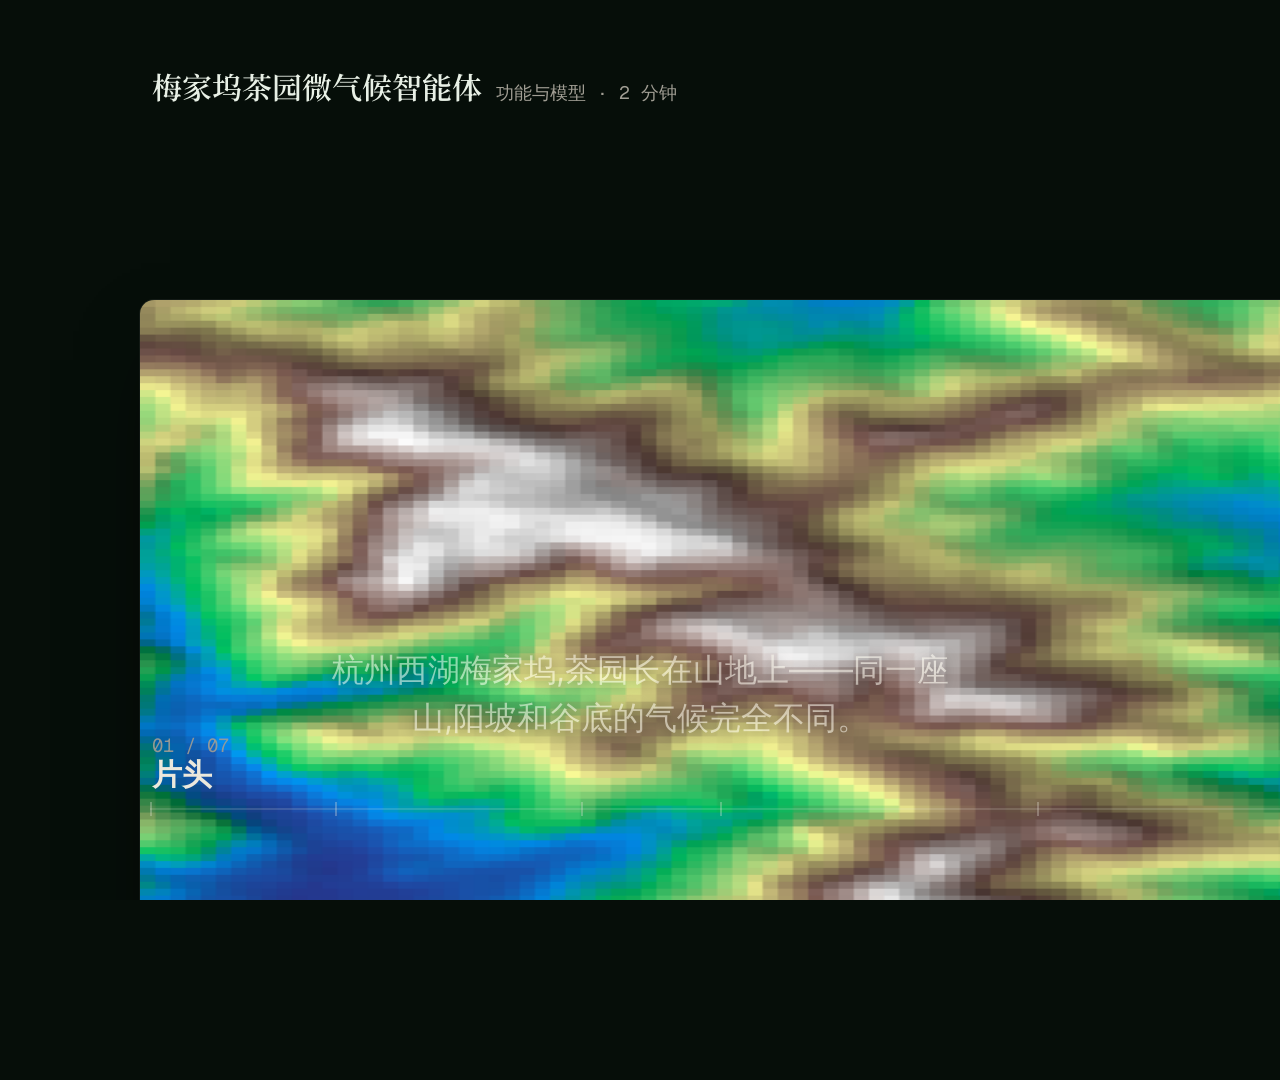
<file: docs/promo/film2/comp2.html>
<!DOCTYPE html>
<!-- onetake · © 2026 Patrick (github.com/feitangyuan) · PolyForm Noncommercial 1.0.0 · lineage otk-7f3e1c -->
<html lang="zh-CN">
<head>
<meta charset="utf-8">
<title>onetake · 梅家坞茶园微气候智能体 · 功能与模型(2:21)</title>
<link rel="stylesheet" href="cjk.css">
<style>
html,body{margin:0;width:1920px;height:1080px;overflow:hidden;background:var(--ground,#060e09)}
body{font-family:var(--text,Inter,system-ui,sans-serif);color:var(--ink,#ebe8dc)}
#stage{position:absolute;inset:0;overflow:hidden;background:var(--ground,#060e09)}
#world{position:absolute;left:0;top:0;width:1920px;height:9500px;transform-origin:0 0;will-change:transform}
#cv{position:absolute;left:0;top:0;width:1920px;height:1080px;z-index:6;pointer-events:none}
.plate{position:absolute;display:block;border-radius:14px;box-shadow:0 30px 80px -30px rgba(0,0,0,.75),0 0 0 1px rgba(255,255,255,.06)}
.wm{position:absolute;left:0;width:1920px;text-align:center;white-space:nowrap}
.big{font-family:'SerifSC',var(--display,serif);font-size:98px;font-weight:600;color:#f2f5f0;letter-spacing:.01em}
.sub{font-family:var(--mono,monospace),'SansSC',monospace;font-size:24px;color:#9fb3a5;letter-spacing:.04em}
.lab{position:absolute;white-space:nowrap;font-size:26px;font-weight:600;color:var(--ink,#ebe8dc)}
.lab small{display:block;font-size:19px;font-weight:400;color:var(--mute,#a19e94);margin-top:6px}
.tag{position:absolute;font-family:var(--mono,monospace),'SansSC',monospace;font-size:20px;color:var(--mute,#a19e94);white-space:nowrap}
/* 屏幕层 */
#rail{position:absolute;left:150px;bottom:64px;width:1620px;height:34px;z-index:8}
#rail .line{position:absolute;left:0;right:0;top:6px;height:2px;background:rgba(235,232,220,.16)}
#rail .fill{position:absolute;left:0;top:6px;height:2px;background:var(--accent,#51af6f);width:0}
#rail .tick{position:absolute;top:0;width:2px;height:14px;background:rgba(235,232,220,.3)}
#rail .cap{position:absolute;right:0;top:14px;font-family:var(--mono,monospace);font-size:18px;color:var(--mute,#a19e94)}
#chap{position:absolute;left:152px;bottom:104px;z-index:8;font-size:30px;font-weight:600;color:var(--ink,#ebe8dc);white-space:nowrap}
#chapsub{position:absolute;left:152px;bottom:142px;z-index:8;font-family:var(--mono,monospace);font-size:19px;color:var(--mute,#a19e94);white-space:nowrap}
#subs{position:absolute;left:50%;bottom:158px;transform:translateX(-50%);z-index:9;max-width:1560px;text-align:center;
  font-size:32px;line-height:1.5;color:#f6f4ea;text-shadow:0 2px 14px rgba(0,0,0,.85);white-space:normal}
#mark{position:absolute;left:152px;top:64px;z-index:8;font-family:'SerifSC',var(--display,serif);font-size:30px;color:#e8f0e6}
#mark small{font-family:var(--mono,monospace);font-size:18px;color:var(--mute);margin-left:14px}
#hud{position:absolute;right:14px;top:10px;font:13px monospace;color:#c00;display:none;z-index:9}
</style>
</head>
<body>
<div id="stage">
  <div id="world">
    <img id="pTerrain" class="plate" src="assets/plates/ov_terrain.png" alt="">
    <div id="t1" class="wm big" style="top:150px">梅家坞茶园微气候智能体</div>
    <div id="t1s" class="wm sub" style="top:278px">杭州西湖 · 0–72h 微气候预报 · 冻害与高温预警</div>

    <img id="pDash" class="plate" src="assets/plates/dash_top.png" alt="">
    <img id="pChart" class="plate" src="assets/plates/card_chart.png" alt="">
    <img id="pRisk" class="plate" src="assets/plates/card_risk.png" alt="">
    <img id="pAdvice" class="plate" src="assets/plates/card_advice.png" alt="">
    <div id="c2a" class="lab">实况 · 预报 P50 · P10–P90</div>
    <div id="c2b" class="lab">霜冻 / 高温风险<small>按等级给结论</small></div>

    <img id="pChat" class="plate" src="assets/plates/card_chat.png" alt="">
    <img id="pRisk2" class="plate" src="assets/plates/card_risk.png" alt="">
    <img id="pAdv2" class="plate" src="assets/plates/card_advice.png" alt="">
    <div id="c3a" class="lab">农事对话 · 智谱 GLM-4-Flash<small>回答读的是同一份预报与风险结论</small></div>

    <img id="pMap" class="plate" src="assets/plates/map_full.png" alt="">
    <img id="pPanel" class="plate" src="assets/plates/map_panel.png" alt="">
    <div id="c4a" class="lab">30m 地形 · 现场计算<small>海拔 297 m · 坡度 22.6° · 坡向 东 · 林地</small></div>
    <div id="c4b" class="lab">同一座山,两处茶园<small>开采期差 7 天 · 春季霜冻差 526 小时(6 年)</small></div>

    <img id="pSensor" class="plate" src="assets/plates/card_sensor.png" alt="">
    <div id="c6a" class="lab">传感器实测 + 天气站互补<small>上传 CSV 即用实测值锚定预测</small></div>
    <div id="c6b" class="lab">微信小程序<small>同一套数据 · 同一套界面</small></div>

    <div id="t7" class="wm big" style="top:8760px">梅家坞茶园微气候智能体</div>
    <div id="t7a" class="wm sub" style="top:8920px">ERA5-Land 再分析 · 全国茶园地图 2022 · Open-Meteo 实时</div>
    <div id="t7b" class="wm sub" style="top:8962px">LightGBM 分位数回归 · 30m 微地形降尺度 · AI4Climate</div>
  </div>

  <div id="ovrow"></div>
  <canvas id="cv" width="3840" height="2160"></canvas>
  <div id="mark">梅家坞茶园微气候智能体<small>功能与模型 · 2 分钟</small></div>
  <div id="chapsub"></div>
  <div id="chap"></div>
  <div id="subs"></div>
  <div id="rail"><div class="line"></div><div class="fill" id="railfill"></div><div id="ticks"></div>
    <div class="cap" id="railcap">0:00 / 0:00</div></div>
  <div id="hud"></div>
</div>
<script src="motion.js"></script>
<script src="look.js"></script>
<script src="assets/data.js"></script>
<script src="assets/narration.js"></script>
<script>
// ══════════════════════════════════════════════════════════════════════════════════════════════
// 介绍片 · 概念「一次连续的下潜」: 一台相机沿一条竖直的世界往下走 —— 真实界面、真实数据、
// 画出来的模型图解依次穿过画面; 底部导轨与左上角章名贯穿全片(每个边界都被它们承接)。
// 时长由 narrate.py 测出的真实旁白时长驱动(NARR), 字幕逐句、模型图解逐句出现。
// ══════════════════════════════════════════════════════════════════════════════════════════════
const FPS = 30, TAIL = 5.6, DUR = NARR.total + TAIL;
window.__meta = { dur: DUR, fps: FPS, w: 1920, h: 1080 };

const $ = id => document.getElementById(id);
const DPR = 2, ctx = $('cv').getContext('2d');
const PAL = (window.LOOK && LOOK.color) || { ground: '#060e09', deep: '#040906', card: '#101a13', line: '#223028',
  mute: '#a19e94', ink: '#ebe8dc', accent: '#51af6f', accent2: '#e7b551' };
const { clamp, lerp, sstep, ssstep, seg } = OM;
const E = OM.ease;
const F = (role, px, w) => (window.LOOK ? LOOK.font(role, px, w) : `${w || 500} ${px}px ${role}`) + ", 'SansSC', sans-serif";
const C = NARR.chapters, SEG = C.flatMap(c => c.segs);

// ────────────────────────────────── 世界布局 ──────────────────────────────────
const L = {
  terrain: { x: 140, y: 300, w: 1640, h: 748 },
  dash: { x: 0, y: 1080, w: 1920, h: 1080 },
  chart: { x: 212, y: 2170, w: 1495, h: 838 },
  risk: { x: 212, y: 3066, w: 740, h: 411 },
  advice: { x: 992, y: 3066, w: 740, h: 255 },
  chat: { x: 160, y: 3800, w: 1600, h: 422 },
  risk2: { x: 160, y: 4300, w: 620, h: 344 },
  adv2: { x: 830, y: 4300, w: 620, h: 214 },
  map: { x: 14, y: 4700, w: 1515, h: 1080 },
  panel: { x: 1496, y: 4700, w: 420, h: 1080 },
  ovrow: { y: 5960, x0: 120, w: 250, gap: 275 },
  sensor: { x: 140, y: 7980, w: 900, h: 426 },
  phone: { y: 7940, x0: 940, w: 332, gap: 300 },
  end: { y: 8440 }
};
const OV = [["terrain", "地形 30m"], ["gdd", "明前积温 GDD"], ["frost6y", "春季霜冻 6 年"],
  ["dtr", "春季昼夜温差"], ["pluck", "预计开采期"], ["frost72h", "未来 72h 霜冻"]];

// ────────────────────────────────── 相机(键 + 手感) ──────────────────────────────────
const NC = i => C[i].t, NE = i => C[i].end;
const KEYS = [
  { t: 0.0, y: 540, zoom: 1 },
  { t: 3.5, y: 572, zoom: 1.05, curve: E.sineInOut },
  { t: 5.199999999999999, y: 572, zoom: 1.05 },
  { t: 7.9, y: 585, zoom: 1.06, curve: E.sineInOut },
  { t: 9.6, y: 585, zoom: 1.06 },
  { t: 12.3, y: 600, zoom: 1.07, curve: E.sineInOut },
  { t: 13.100000000000001, y: 600, zoom: 1.07 },
  { t: 15.4, y: 780, zoom: 1.02, curve: E.expoInOut },
  { t: 16.9, y: 1620, zoom: 0.99, curve: E.expoInOut },
  { t: 19.0, y: 1620, zoom: 0.99 },
  { t: 21.3, y: 1660, zoom: 1, curve: E.sineInOut },
  { t: 23.6, y: 2540, zoom: 0.97, curve: E.quintInOut },
  { t: 26.1, y: 2540, zoom: 0.97 },
  { t: 28.4, y: 2630, zoom: 1.1, curve: E.sineInOut },
  { t: 31.1, y: 2630, zoom: 1.1 },
  { t: 33.4, y: 2700, zoom: 1.06, curve: E.sineInOut },
  { t: 36.4, y: 3250, zoom: 1.02, curve: E.expoInOut },
  { t: 38.6, y: 4010, zoom: 0.97, curve: E.expoInOut },
  { t: 40.7, y: 4010, zoom: 0.97 },
  { t: 42.6, y: 4030, zoom: 1, curve: E.sineInOut },
  { t: 44.5, y: 4030, zoom: 1 },
  { t: 46.6, y: 4400, zoom: 0.93, curve: E.quintInOut },
  { t: 47.5, y: 4400, zoom: 0.93 },
  { t: 50.9, y: 5240, zoom: 1, curve: E.expoInOut },
  { t: 53.2, y: 5240, zoom: 1 },
  { t: 55.5, y: 5300, zoom: 0.94, curve: E.sineInOut },
  { t: 58.4, y: 5300, zoom: 0.94 },
  { t: 60.7, y: 6080, zoom: 1.06, curve: E.quintInOut },
  { t: 63.6, y: 6080, zoom: 1.06 },
  { t: 65.9, y: 6100, zoom: 1.09, curve: E.sineInOut },
  { t: 68.6, y: 6100, zoom: 1.09 },
  { t: 70.9, y: 6140, zoom: 1.07, curve: E.sineInOut },
  { t: 73.39999999999999, y: 6140, zoom: 1.07 },
  { t: 77.4, y: 6900, zoom: 0.99, curve: E.expoInOut },
  { t: 79.3, y: 6900, zoom: 0.99 },
  { t: 81.6, y: 7000, zoom: 1.02, curve: E.sineInOut },
  { t: 83.89999999999999, y: 7000, zoom: 1.02 },
  { t: 86.2, y: 7100, zoom: 1.03, curve: E.sineInOut },
  { t: 88.69999999999999, y: 7100, zoom: 1.03 },
  { t: 91.0, y: 7250, zoom: 1.02, curve: E.sineInOut },
  { t: 93.3, y: 7250, zoom: 1.02 },
  { t: 95.6, y: 7440, zoom: 1.05, curve: E.sineInOut },
  { t: 98.1, y: 7440, zoom: 1.05 },
  { t: 100.4, y: 7470, zoom: 1.08, curve: E.sineInOut },
  { t: 103.69999999999999, y: 7470, zoom: 1.08 },
  { t: 106.0, y: 7500, zoom: 1.05, curve: E.sineInOut },
  { t: 109.1, y: 7500, zoom: 1.05 },
  { t: 111.6, y: 7900, zoom: 0.99, curve: E.quintInOut },
  { t: 112.9, y: 8140, zoom: 1, curve: E.expoInOut },
  { t: 115.19999999999999, y: 8140, zoom: 1 },
  { t: 117.5, y: 8200, zoom: 0.93, curve: E.sineInOut },
  { t: 120.19999999999999, y: 8200, zoom: 0.93 },
  { t: 122.5, y: 8215, zoom: 0.94, curve: E.sineInOut },
  { t: 125.19999999999999, y: 8215, zoom: 0.94 },
  { t: 128.2, y: 8860, zoom: 1, curve: E.quintInOut },
  { t: 130.7, y: 8860, zoom: 1 },
  { t: 133.0, y: 8880, zoom: 1.02, curve: E.sineInOut },
  { t: 142.2, y: 8880, zoom: 1.02 },
];
const HITS = [[NE(0) - 0.7, 5, 7], [NC(1) + 0.5, 6, 8], [NC(3) + 0.5, 5, 8], [NC(5) + 0.5, 5, 8]];
const HOLD_WIN = KEYS.slice(0, -1).map((k, i) => [k, KEYS[i + 1]])
  .filter(([a, b]) => Math.abs(a.y - b.y) < 0.5 && Math.abs(a.zoom - b.zoom) < 0.002 && b.t - a.t > 0.8)
  .map(([a, b]) => [a.t, b.t]);
const inHold = t => HOLD_WIN.some(([a, b]) => t > a + 0.05 && t < b - 0.05);
const handEnv = t => (inHold(t) ? 0 : 1) * (1 - ssstep(NE(6) - 0.4, NC(6) + 0.3, t)) * ssstep(0.2, 1.2, t);
function camAt(t) {
  const c = OM.camera(t, KEYS), e = handEnv(t) * 3.6;
  let cy = c.y + e * (Math.sin(1.5 * t) + 0.55 * Math.sin(2.7 * t + 1));
  let cx = e * 0.5 * Math.sin(1.9 * t + 2) / c.zoom;
  for (const [th, amp, decay] of HITS) { const s = OM.shake(t, th, { amp, decay, seed: Math.round(th * 100) }); cy += s.y / c.zoom; cx += s.x / c.zoom; }
  return { cx, cy, z: c.zoom };
}
const W2S = c => [c.z, 0, 0, c.z, 960 * (1 - c.z) + c.cx * c.z, 540 - c.cy * c.z];
function worldCss(c) { const m = W2S(c); return `matrix(${m[0]},${m[1]},${m[2]},${m[3]},${m[4]},${m[5]})`; }

// ────────────────────────────────── 画布: 图解与标注(世界坐标, 用相机矩阵画) ──────────────────────────────────
function setCam(c) { const m = W2S(c); ctx.setTransform(DPR * m[0], DPR * m[1], DPR * m[2], DPR * m[3], DPR * m[4], DPR * m[5]); }
function box(x, y, w, h, t0, t, title, sub, tone) {
  const p = OM.popIn(t, t0, { rise: 26, s0: 0.94 });
  if (p.op <= 0.002) return;
  ctx.save(); ctx.globalAlpha = p.op;
  const yy = y + p.dy * 0.4, s = p.s;
  ctx.translate(x + w / 2, yy + h / 2); ctx.scale(s, s); ctx.translate(-(x + w / 2), -(yy + h / 2));
  const accent = tone === 'a';
  ctx.beginPath(); roundRect(ctx, x, yy, w, h, 16);
  ctx.fillStyle = accent ? 'rgba(81,175,111,.16)' : 'rgba(255,255,255,.055)'; ctx.fill();
  ctx.lineWidth = accent ? 2 : 1.4; ctx.strokeStyle = accent ? PAL.accent : 'rgba(235,232,220,.22)'; ctx.stroke();
  ctx.fillStyle = PAL.ink; ctx.font = F('text', 30, 600); ctx.textBaseline = 'alphabetic';
  ctx.fillText(title, x + 26, yy + 50);
  if (sub) { ctx.fillStyle = PAL.mute; ctx.font = F('mono', 22); ctx.fillText(sub, x + 26, yy + 88); }
  ctx.restore();
}
function arrow(x, y0, y1, t0, t) {
  const k = sstep(t0, t0 + 0.35, t);
  if (k <= 0.002) return;
  ctx.save(); ctx.globalAlpha = k;
  ctx.strokeStyle = 'rgba(81,175,111,.75)'; ctx.lineWidth = 2.2;
  ctx.beginPath(); ctx.moveTo(x, y0); ctx.lineTo(x, lerp(y0, y1 - 10, k)); ctx.stroke();
  ctx.beginPath(); ctx.moveTo(x - 8, y1 - 16); ctx.lineTo(x, y1); ctx.lineTo(x + 8, y1 - 16);
  ctx.fillStyle = 'rgba(81,175,111,.9)'; ctx.fill();
  ctx.restore();
}
function roundRect(c, x, y, w, h, r) {
  c.beginPath(); c.moveTo(x + r, y); c.arcTo(x + w, y, x + w, y + h, r); c.arcTo(x + w, y + h, x, y + h, r);
  c.arcTo(x, y + h, x, y, r); c.arcTo(x, y, x + w, y, r); c.closePath();
}
function label(x, y, t0, t, text, sub, alpha) {
  const w = OM.wordRise(t, t0, { dist: 16 });
  ctx.save(); ctx.globalAlpha = w.op * (alpha == null ? 1 : alpha);
  ctx.fillStyle = PAL.ink; ctx.font = F('text', 30, 600); ctx.textBaseline = 'alphabetic';
  ctx.fillText(text, x, y + w.y);
  if (sub) { ctx.fillStyle = PAL.mute; ctx.font = F('mono', 22); ctx.fillText(sub, x, y + 32 + w.y); }
  ctx.restore();
}
function artCh1(t) {                                   // 地形图上的真实横断面
  const k = E.cubicOut(seg(t, 0.6, 3.4));
  if (k <= 0.002) return;
  const A = L.terrain, n = LINE.prof.length, front = k * (n - 1);
  ctx.save(); ctx.lineWidth = 4; ctx.lineJoin = 'round'; ctx.lineCap = 'round';
  ctx.beginPath();
  for (let i = 0; i < n; i++) { const x = A.x + 60 + i / (n - 1) * (A.w - 120), y = A.y + A.h * 0.60 - LINE.prof[i] / 250 * A.h * 0.30; if (i === 0) ctx.moveTo(x, y); else if (i <= front + 0.5) ctx.lineTo(x, y); else break; }
  ctx.strokeStyle = 'rgba(255,255,255,.72)'; ctx.lineWidth = 8; ctx.stroke();
  ctx.strokeStyle = '#51af6f'; ctx.lineWidth = 4; ctx.stroke();
  if (k < 0.999) { const i = Math.round(front), x = A.x + 60 + i / (n - 1) * (A.w - 120), y = A.y + A.h * 0.60 - LINE.prof[i] / 250 * A.h * 0.30;
    ctx.beginPath(); ctx.arc(x, y, 9, 0, Math.PI * 2); ctx.fillStyle = '#fff'; ctx.fill(); }
  ctx.restore();
}
function artCh2(t) {
  const P = L.chart;
  label(P.x + P.w + 20, P.y + 240, NC(1) + 6.3, t, '预报 P50', '中位数曲线');
  label(P.x + P.w + 20, P.y + 340, NC(1) + 6.5, t, 'P10–P90', '80% 区间,不确定性');
  label(P.x + P.w + 20, P.y + 440, NC(1) + 6.7, t, '近 48h 实况', '实测与预报在同一条轴上');
}
function artCh3(t) {                                   // 从回答连到风险卡
  const k = sstep(NC(2) + 4.3, NC(2) + 5.1, t);
  if (k <= 0.002) return;
  ctx.save(); ctx.globalAlpha = k;
  ctx.strokeStyle = 'rgba(81,175,111,.7)'; ctx.lineWidth = 2;
  ctx.setLineDash([10, 8]);
  ctx.beginPath(); ctx.moveTo(L.chat.x + L.chat.w * 0.62, L.chat.y + L.chat.h + 16);
  ctx.bezierCurveTo(L.chat.x + L.chat.w * 0.72, L.chat.y + L.chat.h + 90, L.risk2.x + 420, L.risk2.y - 80, L.risk2.x + 470, L.risk2.y - 8);
  ctx.stroke(); ctx.setLineDash([]);
  ctx.restore();
  label(L.risk2.x + 500, L.risk2.y - 36, NC(2) + 4.5, t, '同一份风险结论', null);
}
function artCh4(t) {                                   // 点位环 + 面板指向 + 栅格值标注
  const ringK = sstep(NC(3) + 0.5, NC(3) + 1.2, t);
  if (ringK > 0.002) {
    const mx = L.map.x + L.map.w * 0.5, my = L.map.y + L.map.h * 0.528;
    ctx.save(); ctx.globalAlpha = ringK;
    ctx.beginPath(); ctx.arc(mx, my, 26 + 6 * Math.sin(t * 2.2) * (1 - sstep(NC(3) + 1.3, NC(3) + 1.9, t)), 0, Math.PI * 2);
    ctx.strokeStyle = 'rgba(231,181,81,.9)'; ctx.lineWidth = 2.4; ctx.stroke();
    ctx.restore();
  }
  const lk = sstep(NC(3) + 5.3, NC(3) + 6.0, t);
  if (lk > 0.002) {
    ctx.save(); ctx.globalAlpha = lk;
    ctx.strokeStyle = 'rgba(235,232,220,.5)'; ctx.lineWidth = 1.6; ctx.setLineDash([8, 7]);
    ctx.beginPath(); ctx.moveTo(L.panel.x - 26, L.panel.y + 300); ctx.lineTo(L.panel.x - 130, L.panel.y + 300); ctx.stroke();
    ctx.setLineDash([]); ctx.restore();
  }
  label(L.panel.x - 470, L.panel.y + 268, NC(3) + 5.5, t, '该点现有栅格值', 'GDD 92.2 · 霜冻 1060 h/6 年 · 开采 4/3');
}
function artCh5(t) {                                   // 模型图解(随旁白逐行出现)
    const A = [
    [140, 6640, 520, 120, 77.7, 'ERA5-Land 再分析', '1950–2026 · 672,840 小时'],
    [700, 6640, 420, 120, 77.9, 'NASADEM 30m', '坡度 · 坡向 · TPI · 汇流'],
    [1160, 6640, 620, 120, 78.1, '全国茶园地图 10m', '2022 · 茶园分布特征'],
    [140, 6840, 1640, 120, 81.7, '特征工程', '时间谐波 · 历史滞后 · 邻站 · 地形 · 预报时效 horizon'],
    [140, 7040, 1640, 130, 86.3, 'LightGBM 分位数回归', 'P10 · P50 · P90 · 相对湿度 → 未来 72 小时逐小时', 'a'],
    [140, 7220, 520, 120, 91.1, '训练 1981–2020', '拟合权重'],
    [700, 7220, 420, 120, 91.25, '验证 2021–2024', '早停 · 诊断'],
    [1160, 7220, 620, 120, 91.4, '测试 2025–2026', '只评估一次'],
    [140, 7420, 380, 170, 95.7, 'MAE 1.52 ℃', '测试集总体 · 持续性 2.69', 'a'],
    [560, 7420, 380, 170, 95.85, '技巧 +41%', '相对持续性预报', 'a'],
    [980, 7420, 380, 170, 96.0, '74%', '24h 最低温 ±2℃ 以内', 'a'],
    [1400, 7420, 380, 170, 96.15, '0.98 / 0.19', '霜冻预警 POD / FAR', 'a'],
  ];
  for (const [x, y, w, h, tt, ti, su, tone] of A) box(x, y, w, h, tt, t, ti, su, tone);
  arrow(960, 6772, 6832, 81.5, t); arrow(960, 6972, 7032, 86.1, t);
  arrow(960, 7182, 7212, 91.0, t); arrow(960, 7352, 7412, 95.5, t);
}
function artCh6(t) {
  label(L.sensor.x + L.sensor.w + 40, L.sensor.y + 150, NC(5) + 0.4, t, '传感器实测 + 天气站互补', '上传 CSV 即用实测值锚定');
  label(L.phone.x0 - 30, L.phone.y - 60, NC(5) + 5.4, t, '微信小程序 · 同一套界面', '地形图底图 · 四个页面');
}
function artCh7(t) {
  const kk = E.cubicOut(clamp((t - (NC(6) - 1.0)) / 1.5));
  if (kk <= 0.002) return;
  const w = 1160, x0 = 960 - w / 2, y = 8896;
  ctx.save(); ctx.beginPath(); ctx.moveTo(x0, y); ctx.lineTo(x0 + w * kk, y); ctx.lineTo(x0 + w * kk, y + 1.4);
  ctx.strokeStyle = '#51af6f'; ctx.lineWidth = 4; ctx.lineCap = 'round'; ctx.stroke(); ctx.restore();
}
function drawArt(t) {
  const c = camAt(t);
  ctx.setTransform(DPR, 0, 0, DPR, 0, 0);      // 画布是 DPR 倍分辨率, 清屏必须带上 DPR
  ctx.clearRect(0, 0, 1920, 1080);
  setCam(c);
  artCh1(t); artCh2(t); artCh3(t); artCh4(t); artCh5(t); artCh6(t); artCh7(t);
}

// ────────────────────────────────── DOM 摆位 ──────────────────────────────────
function place() {
  const put = (id, r, extra) => { const e = $(id); e.style.left = r.x + 'px'; e.style.top = r.y + 'px';
    e.style.width = r.w + 'px'; e.style.height = r.h + 'px'; if (extra) Object.assign(e.style, extra); };
  put('pTerrain', L.terrain); put('pDash', L.dash); put('pChart', L.chart); put('pRisk', L.risk);
  put('pAdvice', L.advice); put('pChat', L.chat); put('pRisk2', L.risk2); put('pAdv2', L.adv2);
  put('pMap', L.map); put('pPanel', L.panel); put('pSensor', L.sensor);
  $('c2a').style.left = (L.chart.x + L.chart.w + 18) + 'px'; $('c2a').style.top = (L.chart.y + 240) + 'px';
  $('c2b').style.left = (L.advice.x + 30) + 'px'; $('c2b').style.top = (L.advice.y + L.advice.h + 40) + 'px';
  $('c3a').style.left = (L.chat.x + 20) + 'px'; $('c3a').style.top = (L.chat.y - 110) + 'px';
  $('c4a').style.left = (L.map.x + 40) + 'px'; $('c4a').style.top = (L.map.y - 110) + 'px';
  $('c4b').style.left = (L.map.x + 40) + 'px'; $('c4b').style.top = (L.ovrow.y - 210) + 'px';
  $('c6a').style.left = (L.sensor.x) + 'px'; $('c6a').style.top = (L.sensor.y - 190) + 'px';
  $('c6b').style.left = (L.phone.x0) + 'px'; $('c6b').style.top = (L.phone.y - 100) + 'px';
  // 六个图层卡片(DOM, 便于逐张进位)
  OV.forEach(([k, name], i) => {
    const d = document.createElement('div');
    d.className = 'ovcard'; d.dataset.i = i;
    d.innerHTML = `<img src="assets/plates/ov_${k}.png" alt=""><div class="cap">${name}</div>`;
    d.style.left = (L.ovrow.x0 + i * (L.ovrow.w + 25)) + 'px';
    d.style.top = L.ovrow.y + 'px';
    d.style.width = L.ovrow.w + 'px';
    d.style.height = (L.ovrow.w + 54) + 'px';
    $('world').appendChild(d);   // 必须挂进 world, 才会跟着相机走
  });
  // 三台手机
  ['phone_dapan', 'phone_map', 'phone_chat'].forEach((n, i) => {
    const im = document.createElement('img');
    im.className = 'plate'; im.src = `assets/phones/${n}.png`;
    im.style.left = (L.phone.x0 + i * L.phone.gap) + 'px';
    im.style.top = (L.phone.y + i * 26) + 'px';
    im.style.width = L.phone.w + 'px';
    im.style.height = Math.round(L.phone.w * 1594 / 790) + 'px';
    im.style.borderRadius = '20px';
    $('world').appendChild(im);
  });
}

// ────────────────────────────────── DOM: 字幕 / 章名 / 导轨 ──────────────────────────────────
let lastSub = -1;
function subs(t) {
  let idx = -1;
  for (let i = 0; i < SEG.length; i++) if (t >= SEG[i].t - 0.12 && t < SEG[i].t + SEG[i].dur + 0.5) { idx = i; break; }
  const el = $('subs');
  if (idx < 0) { el.style.opacity = 0; return; }
  if (idx !== lastSub) { el.textContent = SEG[idx].text; lastSub = idx; }
  const k = sstep(SEG[idx].t - 0.14, SEG[idx].t + 0.12, t);
  el.style.opacity = k;
}
function chapters(t) {
  let i = 0; for (let k = 0; k < C.length; k++) if (t >= C[k].t - 1.6) i = k;
  const el = $('chap'), sub = $('chapsub');
  const w = OM.wordRise(t, C[i].t - 1.4, { dist: 18 });
  el.textContent = C[i].chapter;
  el.style.transform = `translateY(${w.y.toFixed(1)}px)`; el.style.opacity = w.op;
  sub.textContent = `0${i + 1} / 0${C.length}`;
  sub.style.opacity = w.op * 0.9;
  { let ri = 0; for (let k = 0; k < C.length; k++) if (t >= C[k].t) ri = k;
    $('railfill').style.width = (clamp(C[ri].t / DUR, 0, 1) * 1620).toFixed(1) + 'px'; }
  const m = Math.floor(t / 60), s = Math.floor(t % 60);
  const m2 = Math.floor(DUR / 60), s2 = Math.floor(DUR % 60);
  $('railcap').textContent = `${m}:${String(s).padStart(2, '0')} / ${m2}:${String(s2).padStart(2, '0')}`;
}

// ────────────────────────────────── seek ──────────────────────────────────
function seek(t) {
  const c = camAt(t);
  $('world').style.transform = worldCss(c);
  drawArt(t);
  // 图层六张卡: 逐张进位(承接: 卡片一直存在, 只是横向滑过)
  [...document.querySelectorAll('.ovcard')].forEach((d, i) => {
    const kk = sstep(NC(3) + 10.4 + i * 0.14, NC(3) + 11.0 + i * 0.14, t);
    const out = ssstep(NE(3) - 0.3, NE(3) + 0.5, t);
    d.style.transform = `translateY(${((1 - kk) * 60).toFixed(1)}px) scale(${(0.9 + 0.1 * kk).toFixed(3)})`;
    d.style.opacity = kk * (1 - out);
  });
  // 第六章的实拍素材在落版前淡出
  const gk = 1 - ssstep(NC(6) - 1.1, NC(6) + 0.7, t);
  const rise = -ssstep(NC(6) - 1.1, NC(6) + 0.7, t) * 150;
  { const sc = $('pSensor'); sc.style.opacity = gk; sc.style.transform = `translateY(${(rise * 0.7).toFixed(1)}px)`; }
  document.querySelectorAll('#world img').forEach(e => {
    if (!e.src.includes('phone')) return;
    e.style.opacity = gk;
    e.style.transform = `translateY(${rise.toFixed(1)}px)`;
  });
  // 章节内的标注随旁白出现
  [['c2a', NC(1) + 6.2], ['c2b', NC(1) + 17.0], ['c3a', NC(2) + 0.4], ['c4a', NC(3) + 0.5],
  ['c4b', NC(3) + 6.1], ['c6a', NC(5) + 0.5], ['c6b', NC(5) + 5.3]].forEach(([id, tt]) => {
    const e = $(id); const w = OM.wordRise(t, tt, { dist: 16 });
    e.style.transform = `translateY(${w.y.toFixed(1)}px)`; e.style.opacity = w.op;
  });
  // 片头标题与落版文字
  [['t1', 0.3], ['t1s', 0.7]].forEach(([id, tt]) => {
    const w = OM.wordRise(t, tt, { dist: 22 });
    const out = ssstep(NE(0) - 1.6, NE(0) - 1.1, t);
    $(id).style.transform = `translateY(${w.y.toFixed(1)}px)`; $(id).style.opacity = w.op * (1 - out);
  });
  [...$('t7').parentElement.querySelectorAll('#t7,#t7a,#t7b')].forEach((e, i) => {
    const w = OM.wordRise(t, NC(6) - 0.6 + i * 0.25, { dist: 18 });
    e.style.transform = `translateY(${w.y.toFixed(1)}px)`; e.style.opacity = w.op;
  });
  subs(t); chapters(t);
  $('hud').textContent = 't=' + t.toFixed(2);
  return Promise.resolve();
}

// ────────────────────────────────── 运动量(快门采样) ──────────────────────────────────
window.__motion = (t0, t1) => {
  const a = camAt(t0), b = camAt(t1);
  const travel = Math.hypot((b.cy - a.cy) * a.z, (b.cx - a.cx) * a.z) + Math.abs(b.z - a.z) * 900;
  let loc = 0;
  const T = [[NC(3) + 13.6, NC(3) + 15.4], [NC(4) + 0.4, NC(4) + 22.4], [NC(1) + 0.3, NE(1)]];
  for (const [s0, s1] of T) if (t1 > s0 && t0 < s1) loc = 120;
  return Math.max(travel, loc);
};

// ────────────────────────────────── 引导 ──────────────────────────────────
window.__seek = async t => { await seek(t); return true; };
window.__ready = (window.LOOK ? LOOK.ready : Promise.resolve()).then(() => {
  place();
  const ticks = $('ticks');
  C.forEach(c => { const d = document.createElement('div'); d.className = 'tick';
    d.style.left = (clamp(c.t / DUR, 0, 1) * 1620).toFixed(1) + 'px'; ticks.appendChild(d); });
  return Promise.all([...document.images].map(i => i.decode().catch(() => { })));
}).then(() => seek(0));
const q = new URLSearchParams(location.search);
if (q.has('t')) window.__ready.then(() => seek(parseFloat(q.get('t'))));
if (q.has('hud')) $('hud').style.display = 'block';
if (q.has('play')) window.__ready.then(() => { const t0 = performance.now(); (function loop() { seek(((performance.now() - t0) / 1000) % DUR); requestAnimationFrame(loop); })(); });
</script>
<style>
.ovcard{position:absolute;border-radius:12px;overflow:hidden;background:#101a13;box-shadow:0 18px 40px -20px rgba(0,0,0,.8),0 0 0 1px rgba(255,255,255,.07);will-change:transform,opacity}
.ovcard img{display:block;width:100%;height:auto}
.ovcard .cap{font-size:19px;color:#cfd8cd;padding:8px 12px;font-family:var(--mono,monospace),'SansSC',monospace}
</style>
</body>
</html>
</file>
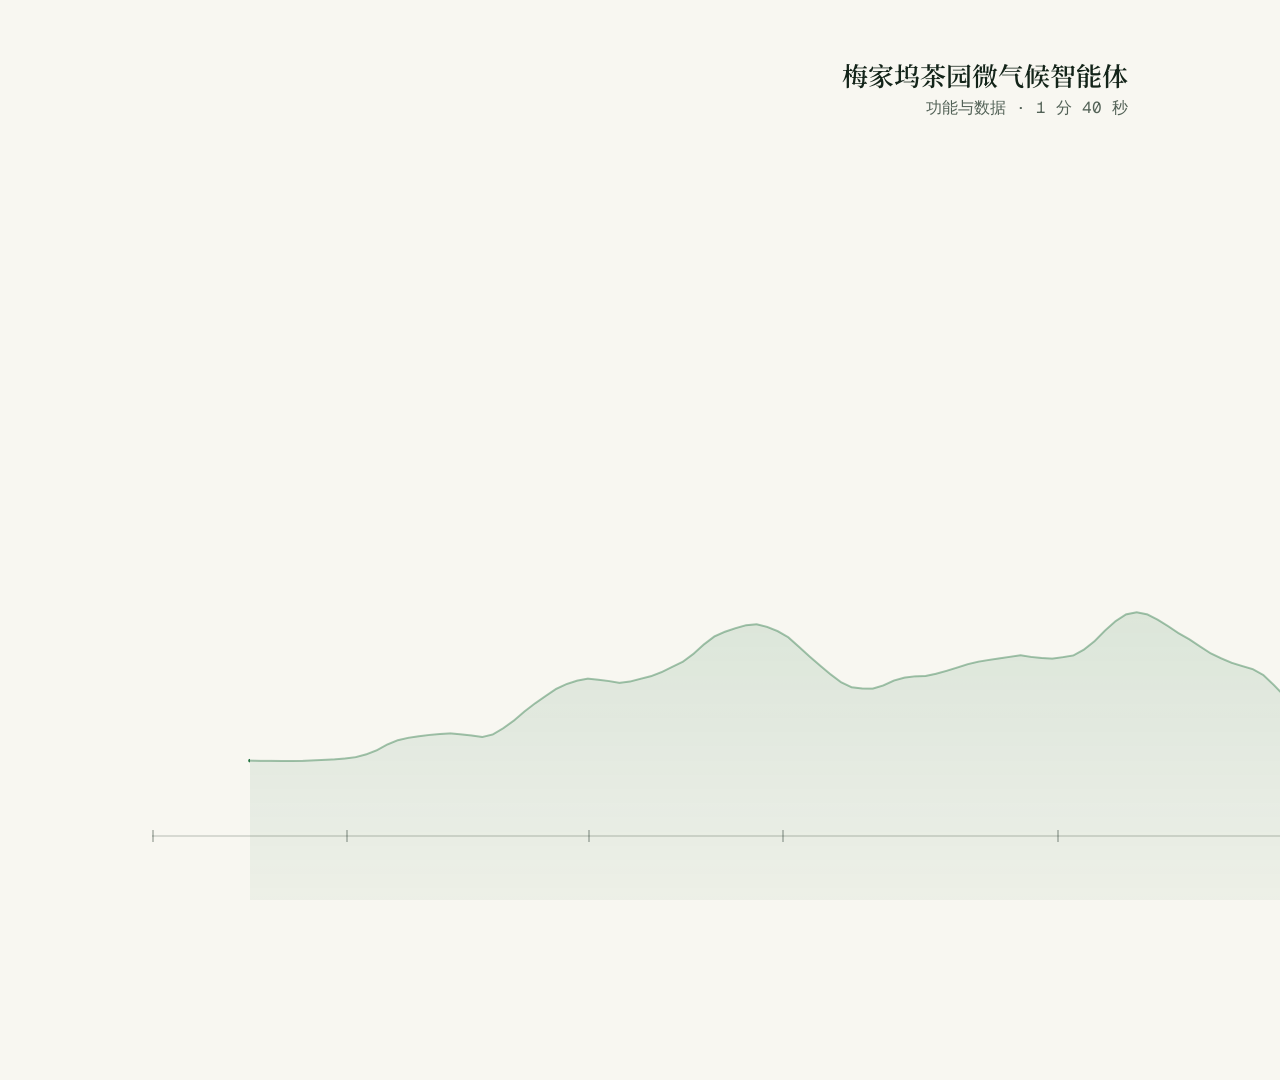
<file: docs/promo/film3/comp3.html>
<!DOCTYPE html>
<!-- onetake · © 2026 Patrick (github.com/feitangyuan) · PolyForm Noncommercial 1.0.0 · lineage otk-7f3e1c -->
<html lang="zh-CN">
<head>
<meta charset="utf-8">
<title>onetake · 梅家坞茶园微气候智能体 · 功能分镜(1:40,浅色)</title>
<link rel="stylesheet" href="cjk.css">
<style>
html,body{margin:0;width:1920px;height:1080px;overflow:hidden;background:var(--ground,#f8f7f1)}
body{font-family:var(--text,Inter,system-ui,sans-serif);color:var(--ink,#161616)}
#stage{position:absolute;inset:0;overflow:hidden;background:var(--ground,#f8f7f1)}
.abs{position:absolute;left:0;top:0;will-change:transform,opacity}
#cv{position:absolute;left:0;top:0;width:1920px;height:1080px;z-index:2}
.plate{position:absolute;left:0;top:0;display:block;border-radius:14px;background:#fff;z-index:3;object-fit:cover;object-position:50% 0;will-change:transform,opacity;
  box-shadow:0 26px 64px -26px rgba(20,30,20,.34),0 0 0 1px rgba(0,0,0,.05)}
.cardrow{position:absolute;left:0;top:0;overflow:hidden;border-radius:12px;background:#fff;z-index:3;will-change:transform,opacity;
  box-shadow:0 18px 44px -22px rgba(20,30,20,.32),0 0 0 1px rgba(0,0,0,.05)}
.cardrow img{display:block;width:100%;height:auto}
.cardrow .cap{font-size:19px;color:var(--mute,#536257);padding:7px 12px;font-family:var(--mono,monospace),'SansSC',monospace}
#words{position:absolute;left:0;top:0;width:1920px;z-index:5;pointer-events:none}
#words span{position:absolute;white-space:nowrap;font-size:44px;font-weight:600;letter-spacing:-.01em;will-change:transform,opacity}
#words .mut{color:var(--mute,#536257);font-weight:500}
#tag{position:absolute;left:152px;top:52px;z-index:6;font-size:34px;font-weight:600;will-change:transform,opacity}
#tagsub{position:absolute;left:152px;top:98px;z-index:6;font-family:var(--mono,monospace),'SansSC',monospace;font-size:21px;color:var(--mute,#536257);will-change:transform,opacity}
#mark{position:absolute;right:152px;top:56px;z-index:6;font-family:'SerifSC',var(--display,serif);font-size:26px;color:var(--ink,#161616);text-align:right}
#mark small{display:block;font-family:var(--mono,monospace);font-size:16px;color:var(--mute,#536257);margin-top:4px}
#rail{position:absolute;left:152px;bottom:44px;width:1616px;height:26px;z-index:6}
#rail .line{position:absolute;left:0;right:0;top:5px;height:2px;background:rgba(19,36,25,.14)}
#rail .fill{position:absolute;left:0;top:5px;height:2px;background:var(--accent,#267543)}
#rail .tick{position:absolute;top:0;width:2px;height:12px;background:rgba(19,36,25,.26)}
#rail .cap{position:absolute;right:0;top:12px;font-family:var(--mono,monospace);font-size:17px;color:var(--mute,#536257)}
#wordmark{position:absolute;left:0;top:430px;width:1920px;text-align:center;z-index:7;white-space:nowrap}
#wordmark span{display:inline-block;font-family:'SerifSC',var(--display,serif);font-size:96px;font-weight:600;color:var(--ink,#132419);will-change:transform,opacity}
#endtag1,#endtag2{position:absolute;left:0;width:1920px;text-align:center;z-index:7;font-family:var(--mono,monospace),'SansSC',monospace;
  font-size:22px;color:var(--mute,#536257);white-space:nowrap;will-change:transform,opacity}
#endtag1{top:600px}
#endtag2{top:638px}
#hud{position:absolute;right:14px;bottom:10px;font:13px monospace;color:#c00;display:none;z-index:9}
</style>
</head>
<body>
<div id="stage">
  <canvas id="cv" width="3840" height="2160"></canvas>
  <div id="plates"></div>
  <div id="words"></div>
  <div id="mark">梅家坞茶园微气候智能体<small>功能与数据 · 1 分 40 秒</small></div>
  <div id="tag"></div>
  <div id="tagsub"></div>
  <div id="rail"><div class="line"></div><div class="fill" id="railfill"></div><div id="ticks"></div>
    <div class="cap" id="railcap"></div></div>
  <div id="wordmark"></div>
  <div id="endtag1">ERA5-Land 再分析 · 全国茶园地图 2022 · Open-Meteo 实时</div>
  <div id="endtag2">LightGBM 分位数回归 · 30m 微地形降尺度 · AI4Climate</div>
  <div id="hud"></div>
</div>
<script src="motion.js"></script>
<script src="look.js"></script>
<script src="assets/data.js"></script>
<script>
// ══════════════════════════════════════════════════════════════════════════════════════════════
// 第三部 · 沿用第一部(17 秒概念片)的浅色纸张与"一条线"语言, 把主要功能做成七段分镜, 每段 12-18 秒,
// 单独渲染后用 ffmpeg 拼接(渲染参数一致, 直接 -c copy)。无配音, 只有与画面同拍的声音。
// 贯穿两件东西: 底部导轨(全局进度 + 章节刻度)与左上角章名 —— 每个分段边界都由它们承接。
// 分段渲染: comp3.html?seg=N  → 只渲染第 N 段(__meta.dur 为该段时长, 时间整体平移)。
// ══════════════════════════════════════════════════════════════════════════════════════════════
const FPS = 30, DUR = 100.0;
const SEGS = [
  { n: 0, t0: 0.0, t1: 12.0, name: '片头', sub: '一条线: 从山脊到气温曲线' },
  { n: 1, t0: 12.0, t1: 27.0, name: '实时大盘', sub: '实时气温湿度 · 72h 分位数预报 · 风险分级' },
  { n: 2, t0: 27.0, t1: 39.0, name: '农事对话', sub: '问一句答一句 · 读的是同一份预报' },
  { n: 3, t0: 39.0, t1: 56.0, name: '地形图选点', sub: '30m 地形剖面 · 物理降尺度 · 六张专题图层' },
  { n: 4, t0: 56.0, t1: 74.0, name: '模型怎么练的', sub: 'ERA5-Land 67 万小时 → LightGBM 分位数回归' },
  { n: 5, t0: 74.0, t1: 88.0, name: '传感器与手机', sub: '实测锚定预测 · 微信小程序同一套界面' },
  { n: 6, t0: 88.0, t1: 100.0, name: '落版', sub: '把气候, 变成农事' },
];
const q = new URLSearchParams(location.search);
const SEG = q.has('seg') ? SEGS[parseInt(q.get('seg'), 10)] : null;
window.__meta = { dur: SEG ? SEG.t1 - SEG.t0 : DUR, fps: FPS, w: 1920, h: 1080 };

const $ = id => document.getElementById(id);
const DPR = 2, ctx = $('cv').getContext('2d');
const PAL = (window.LOOK && LOOK.color) || { ground: '#f8f7f1', card: '#ffffff', line: '#e2e6e0', mute: '#536257',
  ink: '#132419', accent: '#267543', accent2: '#b47825' };
const DANGER = '#c92f33';
const { clamp, lerp, sstep, ssstep, seg } = OM;
const E = OM.ease;
const F = (role, px, w) => (window.LOOK ? LOOK.font(role, px, w) : `${w || 500} ${px}px ${role}`) + ", 'SansSC', sans-serif";
function hexA(hex, a) {
  const h = hex.replace('#', ''), n = h.length === 3 ? h.split('').map(c => c + c).join('') : h;
  return `rgba(${parseInt(n.slice(0, 2), 16)},${parseInt(n.slice(2, 4), 16)},${parseInt(n.slice(4, 6), 16)},${a})`;
}
function roundRect(c, x, y, w, h, r) {
  c.beginPath(); c.moveTo(x + r, y); c.arcTo(x + w, y, x + w, y + h, r); c.arcTo(x + w, y + h, x, y + h, r);
  c.arcTo(x, y + h, x, y, r); c.arcTo(x, y, x + w, y, r); c.closePath();
}

// ────────────────────────────── 时间轴(全局秒) ──────────────────────────────
const T = {
  // S1 片头(与第一部同构, 节奏更松)
  s1_draw0: 0.45, s1_draw1: 1.60, s1_morph0: 1.80, s1_morph1: 2.75, s1_axis: 2.55,
  s1_band0: 3.00, s1_bandClip1: 4.10, s1_tape0: 5.60, s1_tape1: 5.80, s1_chip: 6.05,
  s1_out0: 10.30, s1_out1: 10.80, s1_nib0: 10.55,
  // S2 大盘
  s2_dashIn: 12.35, s2_dashOut: 16.60, s2_chartIn: 17.05, s2_chartOut: 22.30,
  s2_riskIn: 22.75, s2_riskOut: 26.60, s2_conn0: 23.30, s2_conn1: 24.00,
  // S3 对话
  s3_chatIn: 27.35, s3_riskIn: 30.10, s3_conn0: 30.60, s3_conn1: 31.40, s3_out: 37.40,
  // S4 地图选点
  s4_mapIn: 39.35, s4_mapOut: 46.80, s4_line0: 41.00, s4_line1: 43.20,
  s4_rowIn: 47.25, s4_rowOut: 55.40,
  // S5 模型
  s5_a: 56.60, s5_b: 59.00, s5_c: 61.20, s5_d: 63.60, s5_e: 66.60, s5_hold: 69.40,
  // S6 传感器与手机
  s6_sensorIn: 74.35, s6_phoneIn: 77.30, s6_conn0: 78.20, s6_conn1: 79.00, s6_out: 86.60,
  // S7 落版
  s7_under0: 89.40, s7_under1: 90.60, s7_letters: 90.20, s7_tag: 92.00,
};

// ────────────────────────────── 版面(互不重叠的显式矩形) ──────────────────────────────
const L = {
  dash: { x: 40, y: 150, w: 1840, h: 700 },          // 大盘顶部: 只取上 65%, 不与词语带重叠
  chart: { x: 300, y: 132, w: 1270, h: 677 },
  risk: { x: 200, y: 200, w: 740, h: 411 },
  advice: { x: 980, y: 200, w: 740, h: 255 },
  chat: { x: 110, y: 250, w: 1200, h: 316 },
  risk2: { x: 1360, y: 260, w: 440, h: 245 },
  map: { x: 60, y: 145, w: 980, h: 720 },
  panel: { x: 1290, y: 145, w: 280, h: 693 },
  row: { y: 420, x0: 80, w: 260, gap: 40 },
  sensor: { x: 130, y: 200, w: 900, h: 642 },
  phoneA: { x: 1180, y: 200, w: 290, h: 585 },
  phoneB: { x: 1520, y: 250, w: 290, h: 585 },
};
const ROW = [['terrain', '地形 30m'], ['gdd', '明前积温 GDD'], ['frost6y', '春季霜冻 6 年'],
  ['dtr', '春季昼夜温差'], ['pluck', '预计开采期'], ['frost72h', '未来 72h 霜冻']];

// ────────────────────────────── S1: 真实数据那条线 ──────────────────────────────
const D = window.LINE, N = D.prof.length;
const X0 = 250, X1 = 1770, T_LO = 2, T_HI = 26, PLOT_TOP = 300, PLOT_BOT = 640;
const TERR_BASE = 762, TERR_H = 150, PROF_MAX = 250;
const xAt = i => X0 + i / (N - 1) * (X1 - X0);
const yT = v => PLOT_BOT - (v - T_LO) / (T_HI - T_LO) * (PLOT_BOT - PLOT_TOP);
const yTerAt = (m, k) => lerp(TERR_BASE, 900, k) - clamp(m / PROF_MAX, 0, 1) * lerp(TERR_H, 120, k);
const YTH = yT(2);
const frontDraw = t => X0 + E.cubicOut(seg(t, T.s1_draw0, T.s1_draw1)) * (X1 - X0);
const frontBand = t => X0 + E.cubicOut(seg(t, T.s1_band0 + 0.15, T.s1_bandClip1)) * (X1 - X0);
const frontTape = t => X0 + E.expoOut(seg(t, T.s1_tape0, T.s1_tape1)) * (X1 - X0);
const yLine = (i, t) => lerp(yTerAt(D.prof[i], 0), yT(D.t50[i]), E.cubicInOut(seg(t, T.s1_morph0, T.s1_morph1)));
const kBand = t => E.cubicOut(seg(t, T.s1_band0, T.s1_band0 + 0.55));
function nibPos(t) {
  if (t >= T.s1_draw0 - 0.06 && t < T.s1_morph0) {
    const f = frontDraw(t), i = clamp((f - X0) / (X1 - X0), 0, 1) * (N - 1), i0 = Math.floor(i), fr = i - i0;
    return [f, lerp(yTerAt(D.prof[i0], 0), yTerAt(D.prof[Math.min(i0 + 1, N - 1)], 0), fr)];
  }
  if (t >= T.s1_morph0 && t < T.s1_band0 + 0.12) return [X1, yLine(N - 1, t)];
  if (t >= T.s1_band0 + 0.12 && t < T.s1_bandClip1) {
    const f = frontBand(t), i = clamp((f - X0) / (X1 - X0), 0, 1) * (N - 1), i0 = Math.floor(i), fr = i - i0;
    return [f, lerp(yLine(i0, t), yLine(Math.min(i0 + 1, N - 1), t), fr)];
  }
  if (t >= T.s1_bandClip1 && t < T.s1_tape0 - 0.05) return [X1, yLine(N - 1, t)];
  return null;
}
function polyPath(c, ys) { c.beginPath(); c.moveTo(xAt(0), ys(0)); for (let i = 1; i < N; i++) c.lineTo(xAt(i), ys(i)); }
function artS1(t) {
  const o = 1 - ssstep(T.s1_out0, T.s1_out1, t);
  if (o <= 0.002) return;
  const kM = E.cubicInOut(seg(t, T.s1_morph0, T.s1_morph1));
  ctx.save(); ctx.globalAlpha = o;
  // 山体(成形后沉为水印)
  { const a = lerp(0.13, 0.06, kM);
    polyPath(ctx, i => yTerAt(D.prof[i], kM));
    ctx.lineTo(X1, 1080); ctx.lineTo(X0, 1080); ctx.closePath();
    const g = ctx.createLinearGradient(0, yTerAt(0, kM) - TERR_H, 0, 1080);
    g.addColorStop(0, hexA(PAL.accent, a)); g.addColorStop(1, hexA(PAL.accent, 0));
    ctx.fillStyle = g; ctx.fill();
    polyPath(ctx, i => yTerAt(D.prof[i], kM));
    ctx.lineWidth = 2; ctx.strokeStyle = hexA(PAL.accent, lerp(0.42, 0.2, kM)); ctx.stroke(); }
  // 区间
  const kb = kBand(t);
  if (kb > 0.002) {
    ctx.save(); ctx.beginPath(); ctx.rect(0, 0, frontBand(t), 1080); ctx.clip();
    const top = i => lerp(yLine(i, t), yT(D.t90[i]), kb), bot = i => lerp(yLine(i, t), yT(D.t10[i]), kb);
    ctx.beginPath(); ctx.moveTo(xAt(0), top(0));
    for (let i = 1; i < N; i++) ctx.lineTo(xAt(i), top(i));
    for (let i = N - 1; i >= 0; i--) ctx.lineTo(xAt(i), bot(i));
    ctx.closePath(); ctx.fillStyle = hexA(PAL.accent, 0.15 * kb); ctx.fill();
    ctx.strokeStyle = hexA(PAL.accent, 0.33); ctx.lineWidth = 1.6;
    for (const f of [top, bot]) { ctx.beginPath(); ctx.moveTo(xAt(0), f(0)); for (let i = 1; i < N; i++) ctx.lineTo(xAt(i), f(i)); ctx.stroke(); }
    ctx.restore();
  }
  // 坐标轴
  const ka = sstep(T.s1_axis, T.s1_axis + 0.34, t);
  if (ka > 0.002) {
    ctx.save(); ctx.globalAlpha = o * ka; ctx.font = F('mono', 23); ctx.textBaseline = 'middle';
    ctx.strokeStyle = hexA(PAL.line, 0.9); ctx.lineWidth = 1;
    for (const v of [2, 10, 18, 26]) {
      const y = yT(v) + 0.5;
      ctx.beginPath(); ctx.moveTo(X0, y); ctx.lineTo(X1, y); ctx.stroke();
      ctx.fillStyle = hexA(PAL.mute, 0.95); ctx.textAlign = 'left'; ctx.fillText(v + '℃', X1 + 16, yT(v));
    }
    const yAx = PLOT_BOT + 36; ctx.fillStyle = hexA(PAL.mute, 0.95);
    ctx.textAlign = 'left'; ctx.fillText('现在', X0, yAx);
    ctx.textAlign = 'center'; ctx.fillText('+24h', X0 + (X1 - X0) / 3, yAx); ctx.fillText('+48h', X0 + (X1 - X0) * 2 / 3, yAx);
    ctx.textAlign = 'right'; ctx.fillText('+72h', X1, yAx);
    ctx.restore();
  }
  // 主曲线
  { const clip = t < T.s1_morph0 ? frontDraw(t) : X1 + 40;
    ctx.save(); ctx.beginPath(); ctx.rect(0, 0, clip, 1080); ctx.clip();
    polyPath(ctx, i => yLine(i, t));
    ctx.strokeStyle = PAL.accent; ctx.lineWidth = 3.6; ctx.lineJoin = 'round'; ctx.lineCap = 'round'; ctx.stroke();
    ctx.restore(); }
  // 受冻临界
  if (t >= T.s1_tape0 - 0.02) {
    const fx = frontTape(t);
    ctx.save(); ctx.beginPath(); ctx.rect(0, 0, fx, 1080); ctx.clip();
    ctx.setLineDash([15, 11]); ctx.lineWidth = 2.6; ctx.strokeStyle = hexA(DANGER, 0.94);
    ctx.beginPath(); ctx.moveTo(X0, YTH); ctx.lineTo(X1, YTH); ctx.stroke(); ctx.setLineDash([]); ctx.restore();
    if (t < T.s1_tape1 + 0.06) { ctx.beginPath(); ctx.arc(fx, YTH, 6.5, 0, Math.PI * 2); ctx.fillStyle = DANGER; ctx.fill(); }
    const kl = sstep(T.s1_tape1, T.s1_tape1 + 0.22, t);
    if (kl > 0.002) {
      ctx.save(); ctx.globalAlpha = o * kl; ctx.font = F('mono', 24);
      ctx.fillStyle = DANGER; ctx.textAlign = 'left'; ctx.textBaseline = 'alphabetic';
      ctx.fillText('受冻临界 2 ℃', X0 + 14, YTH - 18); ctx.restore();
    }
  }
  ctx.restore();
}

// ────────────────────────────── 各段之间的"那条线":连词器(只在卡片间隙里走) ──────────────────────────────
function spine(t, path, t0, t1, width) {
  const k = E.cubicOut(seg(t, t0, t1));
  if (k <= 0.002) return;
  ctx.save(); ctx.globalAlpha = 1;
  ctx.lineWidth = width || 3.2; ctx.lineJoin = 'round'; ctx.lineCap = 'round'; ctx.strokeStyle = PAL.accent;
  ctx.beginPath();
  const pts = path.pts, L2 = [[pts[0][0], pts[0][1]]];
  let acc = 0, total = 0;
  for (let i = 1; i < pts.length; i++) total += Math.hypot(pts[i][0] - pts[i - 1][0], pts[i][1] - pts[i - 1][1]);
  ctx.moveTo(pts[0][0], pts[0][1]);
  for (let i = 1; i < pts.length; i++) {
    const d = Math.hypot(pts[i][0] - pts[i - 1][0], pts[i][1] - pts[i - 1][1]);
    if (acc + d <= total * k) { ctx.lineTo(pts[i][0], pts[i][1]); acc += d; }
    else { const r = (total * k - acc) / d; ctx.lineTo(lerp(pts[i - 1][0], pts[i][0], r), lerp(pts[i - 1][1], pts[i][1], r)); acc = total * k; break; }
  }
  ctx.stroke();
  const hx = ctx.lineWidth;
  ctx.restore();
}

// ────────────────────────────── 模型图解(浅色纸张上的同一套图解) ──────────────────────────────
function box(x, y, w, h, t0, t, title, sub, tone) {
  const p = OM.popIn(t, t0, { rise: 26, s0: 0.94 });
  if (p.op <= 0.002) return;
  ctx.save(); ctx.globalAlpha = p.op;
  const yy = y + p.dy * 0.4;
  ctx.translate(x + w / 2, yy + h / 2); ctx.scale(p.s, p.s); ctx.translate(-(x + w / 2), -(yy + h / 2));
  roundRect(ctx, x, yy, w, h, 16);
  ctx.fillStyle = tone === 'a' ? hexA(PAL.accent, 0.13) : '#ffffff'; ctx.fill();
  ctx.lineWidth = tone === 'a' ? 2.2 : 1.4; ctx.strokeStyle = tone === 'a' ? PAL.accent : hexA('#132419', 0.16); ctx.stroke();
  ctx.fillStyle = PAL.ink; ctx.font = F('text', 30, 600); ctx.textBaseline = 'alphabetic';
  ctx.fillText(title, x + 26, yy + 50);
  if (sub) { ctx.fillStyle = PAL.mute; ctx.font = F('mono', 22); ctx.fillText(sub, x + 26, yy + 88); }
  ctx.restore();
}
function arrow(x, y0, y1, t0, t) {
  const k = sstep(t0, t0 + 0.3, t);
  if (k <= 0.002) return;
  ctx.save(); ctx.globalAlpha = k;
  ctx.strokeStyle = hexA(PAL.accent, 0.8); ctx.lineWidth = 2.2;
  ctx.beginPath(); ctx.moveTo(x, y0); ctx.lineTo(x, lerp(y0, y1 - 10, k)); ctx.stroke();
  ctx.beginPath(); ctx.moveTo(x - 8, y1 - 16); ctx.lineTo(x, y1); ctx.lineTo(x + 8, y1 - 16);
  ctx.fillStyle = hexA(PAL.accent, 0.9); ctx.fill();
  ctx.restore();
}
function artS5(t) {
  const A = [
    [140, 160, 520, 100, T.s5_a, 'ERA5-Land 再分析', '1950–2026 · 672,840 小时'],
    [700, 160, 420, 100, T.s5_a + 0.18, 'NASADEM 30m', '坡度 · 坡向 · TPI'],
    [1160, 160, 620, 100, T.s5_a + 0.36, '全国茶园地图 10m', '2022 · 茶园分布特征'],
    [140, 300, 1640, 100, T.s5_b, '特征工程', '时间谐波 · 历史滞后 · 邻站 · 地形 · 预报时效 horizon'],
    [140, 440, 1640, 110, T.s5_c, 'LightGBM 分位数回归', 'P10 · P50 · P90 · 相对湿度 → 未来 72 小时逐小时', 'a'],
    [140, 590, 520, 100, T.s5_d, '训练 1981–2020', '拟合权重'],
    [700, 590, 420, 100, T.s5_d + 0.18, '验证 2021–2024', '早停 · 诊断'],
    [1160, 590, 620, 100, T.s5_d + 0.36, '测试 2025–2026', '只评估一次'],
    [140, 740, 380, 120, T.s5_e, 'MAE 1.52 ℃', '测试集 · 持续性 2.69', 'a'],
    [560, 740, 380, 120, T.s5_e + 0.16, '技巧 +41%', '相对持续性预报', 'a'],
    [980, 740, 380, 120, T.s5_e + 0.32, '74%', '24h 最低温 ±2℃ 以内', 'a'],
    [1400, 740, 380, 120, T.s5_e + 0.48, '0.98 / 0.19', '霜冻预警 POD / FAR', 'a'],
  ];
  for (const [x, y, w, h, tt, ti, su, tone] of A) box(x, y, w, h, tt, t, ti, su, tone);
  arrow(960, 262, 296, T.s5_b - 0.25, t); arrow(960, 402, 436, T.s5_c - 0.25, t);
  arrow(960, 552, 586, T.s5_d - 0.25, t); arrow(960, 692, 736, T.s5_e - 0.25, t);
}
function artS4(t) {                                    // 地图上的真实横断面 + 图层排的下划线
  const k = E.cubicOut(seg(t, T.s4_line0, T.s4_line1));
  if (k > 0.002 && t < T.s4_mapOut + 0.4) {
    const A = L.map, s = 1, n = N;
    ctx.save(); ctx.lineWidth = 4; ctx.lineJoin = 'round';
    ctx.beginPath();
    for (let i = 0; i < n; i++) {
      const x = A.x + 60 + i / (n - 1) * (A.w - 120), y = A.y + A.h * 0.55 - D.prof[i] / 250 * A.h * 0.22;
      if (i === 0) ctx.moveTo(x, y); else if (i <= k * (n - 1) + 0.5) ctx.lineTo(x, y); else break;
    }
    ctx.strokeStyle = 'rgba(255,255,255,.75)'; ctx.lineWidth = 7; ctx.stroke();
    ctx.strokeStyle = PAL.accent; ctx.lineWidth = 3.6; ctx.stroke();
    ctx.restore();
  }
  const k2 = E.cubicOut(seg(t, T.s4_rowIn + 1.2, T.s4_rowIn + 2.0));
  if (k2 > 0.002) {
    const y = L.row.y + 200 + 44, x0 = 240, x1 = 1680;
    ctx.save(); ctx.strokeStyle = hexA(PAL.accent, 0.85); ctx.lineWidth = 3; ctx.lineCap = 'round';
    ctx.beginPath(); ctx.moveTo(x0, y); ctx.lineTo(lerp(x0, x1, k2), y); ctx.stroke(); ctx.restore();
  }
}
function artS6(t) {                                    // 传感器卡 → 手机 的连线(走空隙)
  spine(t, { pts: [[L.sensor.x + L.sensor.w + 20, L.sensor.y + 320], [L.phoneA.x - 40, L.phoneA.y + 320]] },
    T.s6_conn0, T.s6_conn1);
}
function artS7(t) {                                    // 下划线
  const k = E.cubicOut(clamp((t - T.s7_under0) / (T.s7_under1 - T.s7_under0)));
  if (k <= 0.002) return;
  const w = 1180, x0 = 960 - w / 2, y = 566;
  ctx.save(); ctx.strokeStyle = PAL.accent; ctx.lineWidth = 4; ctx.lineCap = 'round';
  ctx.beginPath(); ctx.moveTo(x0, y); ctx.lineTo(x0 + w * k, y); ctx.stroke(); ctx.restore();
}

// ────────────────────────────── 贯穿全片的笔尖(每个边界的承接者) ──────────────────────────────
const NIBPTS = [
  { t: 0.45, x: 250, y: 700 }, { t: 1.60, x: 1770, y: 646 }, { t: 2.75, x: 1770, y: 400 },
  { t: 4.10, x: 1770, y: 400 }, { t: 5.80, x: 1770, y: YTH }, { t: 6.10, x: 1440, y: 560 },
  { t: 10.30, x: 1440, y: 560 }, { t: 11.60, x: 300, y: 210 }, { t: 12.40, x: 250, y: 230 },
  { t: 16.90, x: 260, y: 250 }, { t: 17.30, x: 620, y: 300 }, { t: 22.50, x: 320, y: 300 },
  { t: 23.00, x: 900, y: 300 }, { t: 26.70, x: 1560, y: 700 }, { t: 27.40, x: 260, y: 300 },
  { t: 30.00, x: 1420, y: 300 }, { t: 37.30, x: 1560, y: 700 }, { t: 39.40, x: 210, y: 250 },
  { t: 41.00, x: 320, y: 520 }, { t: 43.20, x: 900, y: 700 }, { t: 46.70, x: 980, y: 500 },
  { t: 47.35, x: 200, y: 470 }, { t: 55.30, x: 1700, y: 700 }, { t: 56.60, x: 210, y: 210 },
  { t: 59.00, x: 420, y: 350 }, { t: 61.20, x: 520, y: 495 }, { t: 63.60, x: 420, y: 640 },
  { t: 66.60, x: 300, y: 800 }, { t: 70.90, x: 1500, y: 800 }, { t: 74.35, x: 210, y: 250 },
  { t: 77.40, x: 1250, y: 250 }, { t: 78.80, x: 1520, y: 500 }, { t: 86.50, x: 1700, y: 700 },
  { t: 89.40, x: 600, y: 566 }, { t: 90.60, x: 1400, y: 566 }, { t: 92.00, x: 960, y: 610 },
  { t: 100.0, x: 960, y: 640 },
];
function artNib(t) {
  if (t < 0.42 || t > window.__meta.dur - (SEG ? 0 : 0.4)) return;
  const p = OM.spline(NIBPTS, t);
  const w = OM.popIn(t, 0.42, { rise: 0, s0: 0.6 });
  ctx.save(); ctx.globalAlpha = Math.min(1, w.op);
  ctx.beginPath(); ctx.arc(p[0], p[1], 26, 0, Math.PI * 2);
  ctx.fillStyle = hexA(PAL.accent, 0.22); ctx.fill();
  ctx.beginPath(); ctx.arc(p[0], p[1], 12.5, 0, Math.PI * 2); ctx.fillStyle = PAL.ground; ctx.fill();
  ctx.beginPath(); ctx.arc(p[0], p[1], 4.8, 0, Math.PI * 2); ctx.fillStyle = PAL.accent; ctx.fill();
  ctx.restore();
}
let undW = 1180;
function drawArt(t) {
  ctx.setTransform(DPR, 0, 0, DPR, 0, 0);
  ctx.clearRect(0, 0, 1920, 1080);
  if (t < SEGS[1].t0) artS1(t);
  if (t >= SEGS[3].t0 && t < SEGS[4].t0) artS4(t);
  if (t >= SEGS[4].t0 && t < SEGS[5].t0) artS5(t);
  if (t >= SEGS[5].t0 && t < SEGS[6].t0) artS6(t);
  if (t >= SEGS[6].t0) artS7(t);
  artNib(t);
}

// ────────────────────────────── DOM: 画面块 / 词语 / 章名 / 导轨 ──────────────────────────────
const PLATES = [
  { id: 'dash', src: 'assets/plates/dash_top.png', r: L.dash, tShow: T.s2_dashIn, tHide: T.s2_dashOut, dir: -1 },
  { id: 'chart', src: 'assets/plates/card_chart.png', r: L.chart, tShow: T.s2_chartIn, tHide: T.s2_chartOut, dir: 1 },
  { id: 'risk', src: 'assets/plates/card_risk.png', r: L.risk, tShow: T.s2_riskIn, tHide: T.s2_riskOut, dir: 1 },
  { id: 'advice', src: 'assets/plates/card_advice.png', r: L.advice, tShow: T.s2_riskIn + 0.12, tHide: T.s2_riskOut, dir: 1 },
  { id: 'chat', src: 'assets/plates/card_chat_light.png', r: L.chat, tShow: T.s3_chatIn, tHide: T.s3_out, dir: 1 },
  { id: 'risk2', src: 'assets/plates/card_risk.png', r: L.risk2, tShow: T.s3_riskIn, tHide: T.s3_out, dir: 1 },
  { id: 'map', src: 'assets/plates/map_full.png', r: L.map, tShow: T.s4_mapIn, tHide: T.s4_mapOut, dir: -1 },
  { id: 'panel', src: 'assets/plates/map_panel.png', r: L.panel, tShow: T.s4_mapIn + 0.14, tHide: T.s4_mapOut, dir: 1 },
  { id: 'sensor', src: 'assets/plates/card_sensor.png', r: L.sensor, tShow: T.s6_sensorIn, tHide: T.s6_out, dir: -1 },
  { id: 'phoneA', src: 'assets/plates/phone_dapan.png', r: L.phoneA, tShow: T.s6_phoneIn, tHide: T.s6_out, dir: 1 },
  { id: 'phoneB', src: 'assets/plates/phone_map.png', r: L.phoneB, tShow: T.s6_phoneIn + 0.16, tHide: T.s6_out, dir: 1 },
];
const WORDS = [
  { t: 0.90, parts: ['梅家坞', '一垄茶山'], out: T.s1_morph0 },
  { t: 2.15, parts: ['未来 72 小时', '逐小时预报'], out: T.s1_band0 },
  { t: 3.10, parts: ['不是一条线', '是一个区间'], out: T.s1_tape0 },
  { t: 17.40, parts: ['实时大盘', '72h 逐小时 · P10–P90 区间'], out: T.s2_chartOut },
  { t: 23.30, parts: ['霜冻与高温', '按等级给结论'], out: T.s2_riskOut },
  { t: 28.00, parts: ['农事对话', '回答读的是同一份预报'], out: T.s3_out },
  { t: 39.80, parts: ['地形图选点', '点任意位置, 30m 地形现场算'], out: T.s4_mapOut },
  { t: 47.80, parts: ['六张专题图层', '积温 · 霜冻 · 温差 · 开采期'], out: T.s4_rowOut },
  { t: 57.00, parts: ['模型怎么练的', '真实数据 · 严格切分'], out: T.s5_d },
  { t: 67.20, parts: ['在没见过的年份上', '只测一次'], out: T.s6_sensorIn },
  { t: 75.00, parts: ['传感器与手机', '实测锚定 · 小程序同源'], out: T.s6_out },
];
function buildDom() {
  const pw = $('plates');
  for (const p of PLATES) {
    const im = document.createElement('img');
    im.className = 'plate'; im.id = 'pl_' + p.id; im.src = p.src; im.alt = '';
    im.style.width = p.r.w + 'px'; im.style.height = p.r.h + 'px';
    pw.appendChild(im);
  }
  const rw = $('plates');
  ROW.forEach(([k, name], i) => {
    const d = document.createElement('div');
    d.className = 'cardrow'; d.id = 'row' + i;
    d.innerHTML = `<img src="assets/plates/ov_${k}.png" alt=""><div class="cap">${name}</div>`;
    d.style.left = (L.row.x0 + i * (L.row.w + L.row.gap)) + 'px';
    d.style.top = L.row.y + 'px';
    d.style.width = L.row.w + 'px';
    rw.appendChild(d);
  });
  const w = $('words');
  WORDS.forEach((w0) => {
    w0.els = w0.parts.map((txt, j) => {
      const sp = document.createElement('span');
      sp.textContent = txt; sp.className = j ? 'mut' : '';
      w.appendChild(sp); return sp;
    });
    w0.w0 = Math.ceil(w0.els[0].getBoundingClientRect().width);
  });
}
function seek(t) {
  drawArt(t);                    // 画布: 那条线 / 图解 / 连线 / 下划线
  // 画面块
  for (const p of PLATES) {
    const el = $('pl_' + p.id);
    const inK = OM.popIn(t, p.tShow, { rise: p.dir > 0 ? 40 : -40, s0: 0.95 });
    const outK = OM.liftOut(t, p.tHide, { dur: 0.42, dist: 90, blur: 7, dir: -p.dir, grow: 0.01 });
    const vis = t >= p.tShow - 0.02 && t < p.tHide + 0.6;
    el.style.opacity = vis ? inK.op * outK.op : 0;
    const s = inK.s * outK.s;
    el.style.transform = `translate(${(p.r.x + (1 - s) * p.r.w / 2).toFixed(1)}px,${(p.r.y + (1 - s) * p.r.h / 2 + inK.dy + outK.dy).toFixed(1)}px) scale(${s.toFixed(4)})`;
    el.style.filter = outK.blur > 0.3 ? `blur(${outK.blur.toFixed(1)}px)` : 'none';
  }
  // 图层排
  ROW.forEach((_, i) => {
    const el = $('row' + i);
    const k = sstep(T.s4_rowIn + i * 0.13, T.s4_rowIn + 0.5 + i * 0.13, t);
    const out = ssstep(T.s4_rowOut, T.s4_rowOut + 0.4, t);
    el.style.opacity = k * (1 - out);
    el.style.transform = `translateY(${((1 - k) * 54).toFixed(1)}px) scale(${(0.94 + 0.06 * k).toFixed(3)})`;
  });
  // 词语(底部词语带 y=900, 依次顶出; 段内两部分并排不重叠)
  WORDS.forEach((w0) => {
    const out = w0.out == null ? 0 : ssstep(w0.out, w0.out + 0.24, t);
    w0.els.forEach((s2, j) => {
      const w = OM.wordRise(t, w0.t + j * 0.22, { dist: 22 });
      const x = 250 + (j ? (w0.w0 + 26) : 0);
      s2.style.left = '0px'; s2.style.top = '0px'; s2.style.transformOrigin = '0 0';
      s2.style.opacity = w.op * (1 - out);
      s2.style.transform = `translate(${x}px,${(900 + w.y).toFixed(1)}px) scale(${w.s.toFixed(4)})`;
    });
  });
  // 章名与导轨(贯穿全片的承接)
  { let ci = 0; for (let k = 0; k < SEGS.length; k++) if (t >= SEGS[k].t0 - 0.5) ci = k;
    const c = SEGS[ci];
    const w = OM.wordRise(t, c.t0 + 0.10, { dist: 16 });
    const prevOut = ssstep(c.t0 - 0.35, c.t0 - 0.05, t);
    $('tag').textContent = c.name;
    $('tagsub').textContent = `0${ci + 1} / 0${SEGS.length} · ${c.sub}`;
    $('tag').style.transform = `translateY(${w.y.toFixed(1)}px)`; $('tag').style.opacity = w.op;
    $('tagsub').style.transform = `translateY(${w.y.toFixed(1)}px)`; $('tagsub').style.opacity = w.op * 0.95;
    $('railfill').style.width = (clamp(c.t0 / DUR, 0, 1) * 1616).toFixed(1) + 'px';
    const m = Math.floor(t / 60), s2 = Math.floor(t % 60);
    $('railcap').textContent = `${m}:${String(s2).padStart(2, '0')} / 1:40`; }
  // 胶囊(S1)
  { const el = $('chip'); if (el) {
      const w = OM.popIn(t, T.s1_chip, { rise: 24, s0: 0.88 });
      const gone = ssstep(T.s1_out0, T.s1_out0 + 0.2, t);
      el.style.opacity = Math.min(w.op, 1 - gone);
      el.style.transform = `translate(1330px,${(588 + w.dy).toFixed(1)}px) scale(${w.s.toFixed(3)})`; } }
  // 落版
  { const letters = [...$('wordmark').children];
    letters.forEach((s, i) => { const d = OM.letterDrop(t, T.s7_letters, i, { stagger: 0.055 });
      s.style.opacity = d.op;
      s.style.transform = `translateY(${d.y.toFixed(1)}px) scale(${(1 + d.sq * 0.5).toFixed(4)},${(1 - d.sq).toFixed(4)})`; });
    const tg = OM.wordRise(t, T.s7_tag, { dist: 14, zeta: 0.6, omega: 16 });
    $('endtag1').style.opacity = tg.op; $('endtag1').style.transform = `translateY(${tg.y.toFixed(1)}px)`;
    const tg2 = OM.wordRise(t, T.s7_tag + 0.12, { dist: 14, zeta: 0.6, omega: 16 });
    $('endtag2').style.opacity = tg2.op; $('endtag2').style.transform = `translateY(${tg2.y.toFixed(1)}px)`; }
  $('hud').textContent = 't=' + t.toFixed(2) + (SEG ? ' seg=' + SEG.n : '');
  return Promise.resolve();
}

// ────────────────────────────── 运动量 ──────────────────────────────
window.__motion = (t0, t1) => {
  let m = 0;
  for (const p of PLATES) {
    const a = OM.popIn(t0, p.tShow), b = OM.popIn(t1, p.tShow);
    m = Math.max(m, Math.abs(b.dy - a.dy) + Math.abs(b.s - a.s) * 500,
      Math.abs(OM.liftOut(t1, p.tHide).dy - OM.liftOut(t0, p.tHide).dy));
  }
  const f = tt => [frontDraw(tt), frontBand(tt), frontTape(tt)];
  const A = f(t0), B = f(t1);
  m = Math.max(m, Math.abs(B[0] - A[0]), Math.abs(B[1] - A[1]), Math.abs(B[2] - A[2]));
  return m;
};

// ────────────────────────────── 引导 ──────────────────────────────
const OFF = SEG ? SEG.t0 : 0;
window.__seek = async lt => { await seek(lt + OFF); return true; };
'梅家坞茶园微气候智能体'.split('').forEach(ch => {
  const s = document.createElement('span'); s.textContent = ch; $('wordmark').appendChild(s); });
const chip = document.createElement('div');
chip.id = 'chip'; chip.className = 'abs';
chip.style.cssText = 'z-index:5;white-space:nowrap;background:#e7f1e9;color:#22683b;border:1px solid #cbe3d2;font-size:24px;font-weight:600;padding:12px 22px;border-radius:999px;opacity:0;transform-origin:0 0';
chip.textContent = '未来 72h · 无霜冻风险';
document.getElementById('plates').appendChild(chip);
window.__ready = (window.LOOK ? LOOK.ready : Promise.resolve()).then(() => {
  buildDom();
  const ticks = $('ticks');
  SEGS.forEach(c => { const d = document.createElement('div'); d.className = 'tick';
    d.style.left = (clamp(c.t0 / DUR, 0, 1) * 1616).toFixed(1) + 'px'; ticks.appendChild(d); });
  undW = $('wordmark').getBoundingClientRect().width + 30;
  return Promise.all([...document.images].map(i => i.decode().catch(() => { })));
}).then(() => seek(OFF));
if (q.has('t')) window.__ready.then(() => seek(parseFloat(q.get('t'))));
if (q.has('hud')) $('hud').style.display = 'block';
if (q.has('play')) window.__ready.then(() => { const t0 = performance.now(); (function loop() { seek(OFF + ((performance.now() - t0) / 1000) % window.__meta.dur); requestAnimationFrame(loop); })(); });
</script>
</body>
</html>
</file>
<file: docs/promo/film/cjk.css>
/* 中文字体: Noto Serif SC / Noto Sans SC (SIL OFL 1.1, Google Fonts) 子集, 仅含本片用到的字 */
@font-face{font-family:'SerifSC';font-style:normal;font-weight:100 900;font-display:block;src:url([data-uri]) format('truetype');}
@font-face{font-family:'SansSC';font-style:normal;font-weight:100 900;font-display:block;src:url([data-uri]) format('truetype');}
</file>
<file: docs/promo/film2/cjk.css>
/* 中文字体: Noto Serif SC / Noto Sans SC (SIL OFL 1.1, Google Fonts) 子集, 仅含本片用到的字 */
@font-face{font-family:'SerifSC';font-style:normal;font-weight:100 900;font-display:block;src:url([data-uri]) format('truetype');}
@font-face{font-family:'SansSC';font-style:normal;font-weight:100 900;font-display:block;src:url([data-uri]) format('truetype');}
</file>
<file: docs/promo/film3/cjk.css>
/* 中文字体: Noto Serif SC / Noto Sans SC (SIL OFL 1.1, Google Fonts) 子集, 仅含本片用到的字 */
@font-face{font-family:'SerifSC';font-style:normal;font-weight:100 900;font-display:block;src:url([data-uri]) format('truetype');}
@font-face{font-family:'SansSC';font-style:normal;font-weight:100 900;font-display:block;src:url([data-uri]) format('truetype');}
</file>
